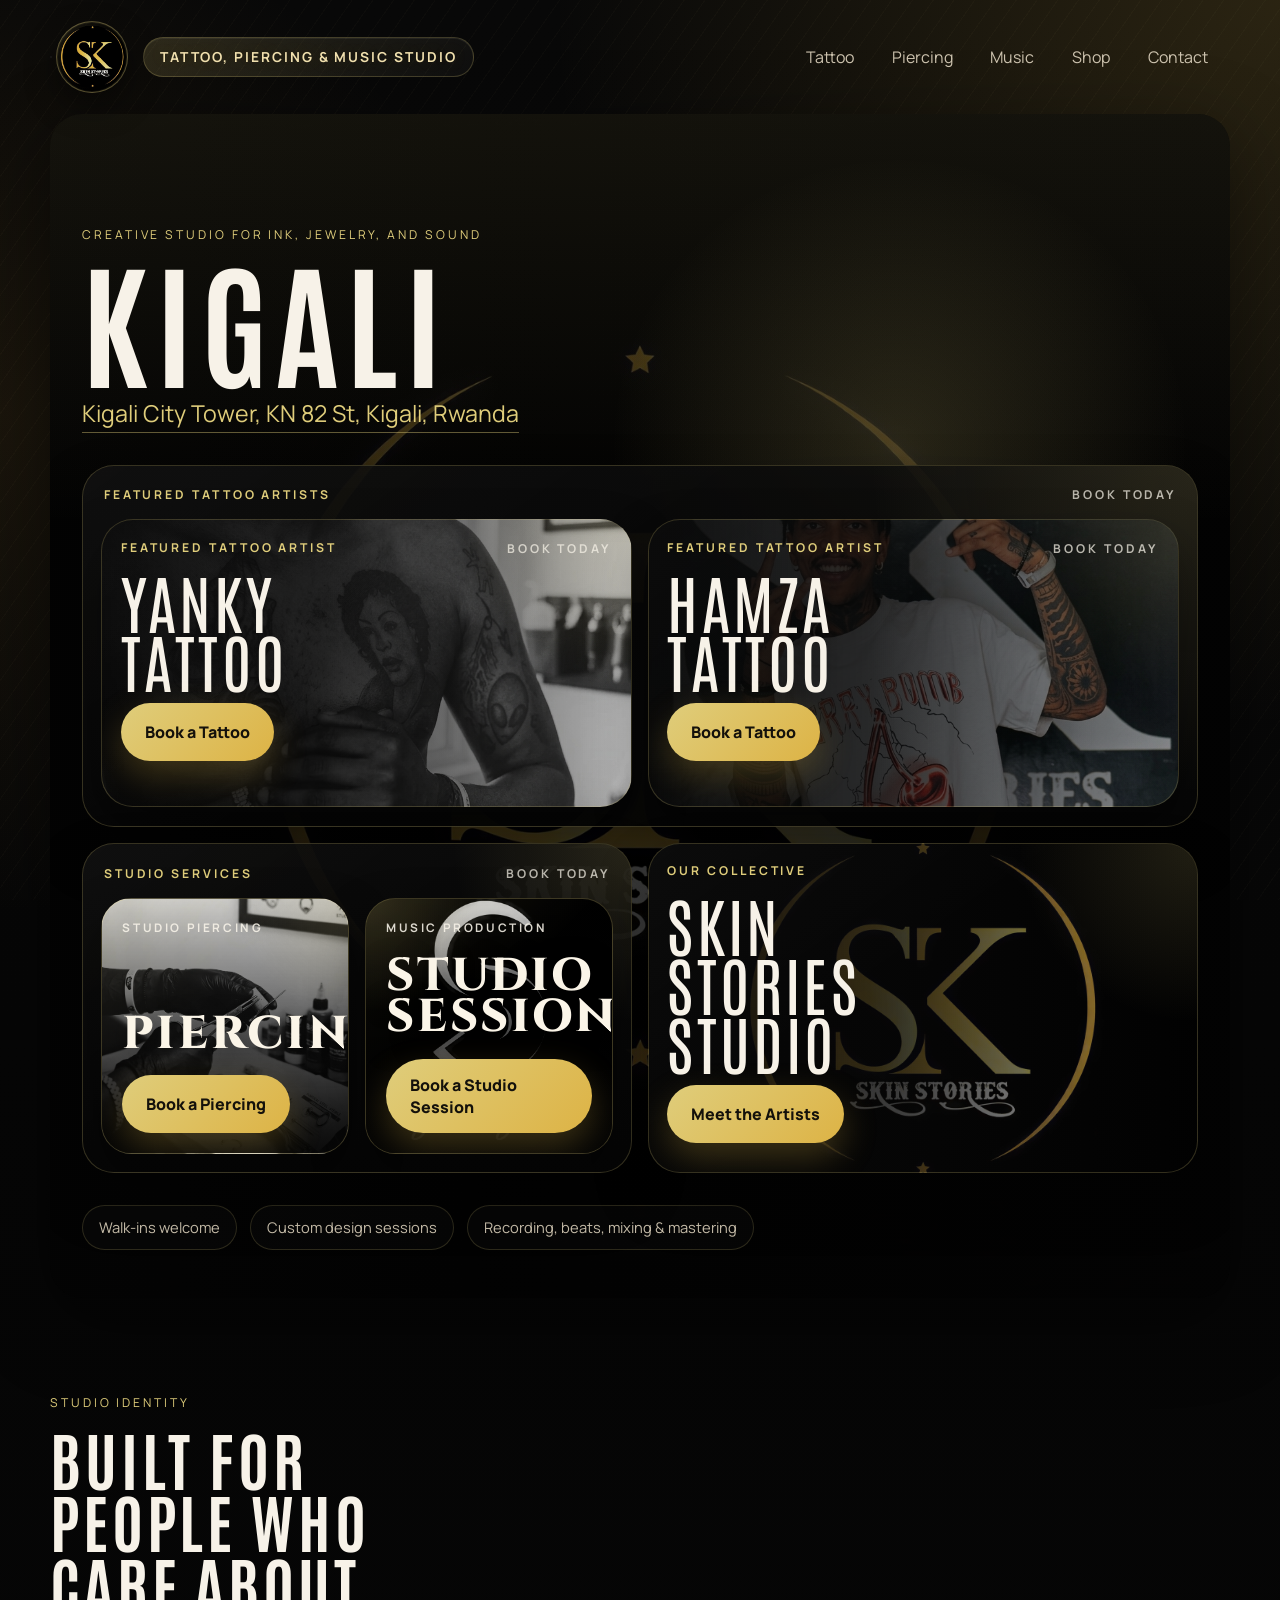
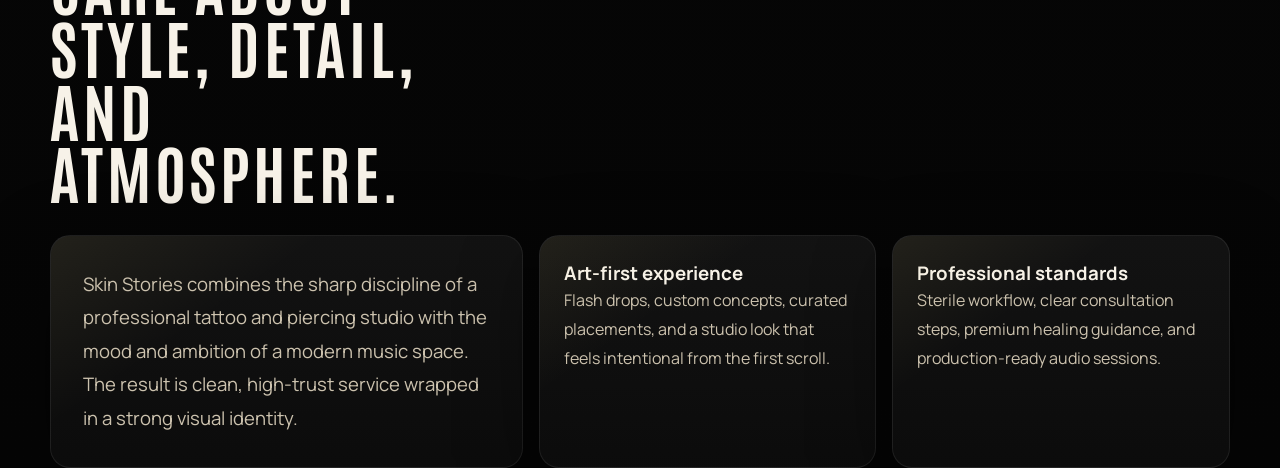
<file: index.html>
<!DOCTYPE html>
<html lang="en">
<head>
    <meta charset="UTF-8">
    <meta name="viewport" content="width=device-width, initial-scale=1.0">
    <title>Skin Stories | Tattoo, Piercing & Music Studio</title>
    <meta
        name="description"
        content="Skin Stories is a tattoo, piercing, and music studio blending custom body art, curated piercing, and polished audio production in one creative space."
    >
    <link rel="preconnect" href="https://fonts.googleapis.com">
    <link rel="preconnect" href="https://fonts.gstatic.com" crossorigin>
    <link href="https://fonts.googleapis.com/css2?family=Antonio:wght@400;500;700&family=Cinzel:wght@600;700;800&family=Manrope:wght@400;500;600;700;800&display=swap" rel="stylesheet">
    <link rel="stylesheet" href="styles.css">
    <link rel="icon" type="image/jpeg" href="Images/skin stories 2.jpg">
    <link rel="apple-touch-icon" href="Images/skin stories 2.jpg">
</head>
<body>
    <div class="page-shell">
        <header class="site-header">
            <div class="brand-block">
                <a class="brand" href="index.html" aria-label="Skin Stories home">
                    <img class="brand-logo" src="Images/skin stories 2.jpg" alt="Skin Stories logo">
                    <span class="brand-copy">
                        <span class="brand-studio-line">Tattoo, Piercing & Music Studio</span>
                    </span>
                </a>
            </div>
            <nav class="site-nav" aria-label="Primary navigation">
                <a href="tattoo.html">Tattoo</a>
                <a href="piercing.html">Piercing</a>
                <a href="music.html">Music</a>
                <a href="shop.html">Shop</a>
                <a href="contact.html">Contact</a>
            </nav>
        </header>

        <main id="top">
            <section class="hero">
                <div class="hero-overlay"></div>
                <div class="hero-content">
                    <p class="hero-kicker">Creative studio for ink, jewelry, and sound</p>
                    <h1>KIGALI</h1>
                    <p class="hero-subtitle">
                        <a href="https://www.google.com/maps/search/?api=1&query=Kigali+City+Tower,+KN+82+St,+Kigali,+Rwanda" target="_blank" rel="noreferrer noopener">
                            Kigali City Tower, KN 82 St, Kigali, Rwanda
                        </a>
                    </p>
                    <div class="cta-group">
                        <section class="hero-artists-panel" aria-label="Featured tattoo artists">
                            <div class="hero-panel-heading">
                                <p class="hero-panel-kicker">Featured tattoo artists</p>
                                <span class="hero-panel-link">Book today</span>
                            </div>
                            <div class="hero-artists-grid">
                                <article class="hero-artist-card hero-artist-card-yanky" aria-label="Yanky Tattoo featured artist card">
                                    <span class="hero-card-kicker">Featured tattoo artist</span>
                                    <span class="hero-card-mini-link">Book today</span>
                                    <span class="hero-artist-card-title">Yanky Tattoo</span>
                                    <span class="hero-artist-actions">
                                        <a class="cta-feature-action" href="tattoo.html?booking=1&amp;artist=Yanky%20Tattoo" aria-label="Book a tattoo with Yanky Tattoo">Book a Tattoo</a>
                                    </span>
                                </article>
                                <article class="hero-artist-card hero-artist-card-hamza" aria-label="Hamza Tattoo featured artist card">
                                    <span class="hero-card-kicker">Featured tattoo artist</span>
                                    <span class="hero-card-mini-link">Book today</span>
                                    <span class="hero-artist-card-title">Hamza Tattoo</span>
                                    <span class="hero-artist-actions">
                                        <a class="cta-feature-action" href="tattoo.html?booking=1&amp;artist=Hamza%20Tattoo" aria-label="Book a tattoo with Hamza Tattoo">Book a Tattoo</a>
                                    </span>
                                </article>
                            </div>
                        </section>
                        <section class="hero-service-panel" aria-label="Studio services">
                            <div class="hero-panel-heading">
                                <p class="hero-panel-kicker">Studio services</p>
                                <span class="hero-panel-link">Book today</span>
                            </div>
                            <div class="hero-service-grid">
                                <a class="cta-feature cta-feature-piercing" href="piercing.html" aria-label="View piercing services">
                                    <span class="cta-feature-copy">
                                        <span class="cta-feature-kicker">Studio piercing</span>
                                        <span class="cta-feature-title">Piercing</span>
                                        <span class="cta-feature-action">Book a Piercing</span>
                                    </span>
                                </a>
                                <a class="cta-feature cta-feature-music" href="music.html" aria-label="Book a studio session">
                                    <span class="cta-feature-copy">
                                        <span class="cta-feature-kicker">Music production</span>
                                        <span class="cta-feature-title">Studio Session</span>
                                        <span class="cta-feature-action">Book a Studio Session</span>
                                    </span>
                                </a>
                            </div>
                        </section>
                        <a class="hero-collective-card" href="contact.html" aria-label="Meet the Skin Stories artists and studio team">
                            <span class="hero-card-kicker">Our collective</span>
                            <span class="hero-collective-title">Skin Stories Studio</span>
                            <span class="cta-feature-action">Meet the Artists</span>
                        </a>
                    </div>
                    <div class="hero-notes" aria-label="Studio highlights">
                        <span>Walk-ins welcome</span>
                        <span>Custom design sessions</span>
                        <span>Recording, beats, mixing & mastering</span>
                    </div>
                </div>
            </section>

            <section class="section intro-section">
                <div class="section-heading">
                    <p class="section-tag">Studio identity</p>
                    <h2>Built for people who care about style, detail, and atmosphere.</h2>
                </div>
                <div class="intro-grid">
                    <article class="feature-panel feature-panel-large">
                        <p>
                            Skin Stories combines the sharp discipline of a professional tattoo and piercing studio with the mood and ambition of a modern music space. The result is clean, high-trust service wrapped in a strong visual identity.
                        </p>
                    </article>
                    <article class="feature-panel">
                        <h3>Art-first experience</h3>
                        <p>Flash drops, custom concepts, curated placements, and a studio look that feels intentional from the first scroll.</p>
                    </article>
                    <article class="feature-panel">
                        <h3>Professional standards</h3>
                        <p>Sterile workflow, clear consultation steps, premium healing guidance, and production-ready audio sessions.</p>
                    </article>
                </div>
            </section>
        </main>
    </div>
</body>
</html>
</file>
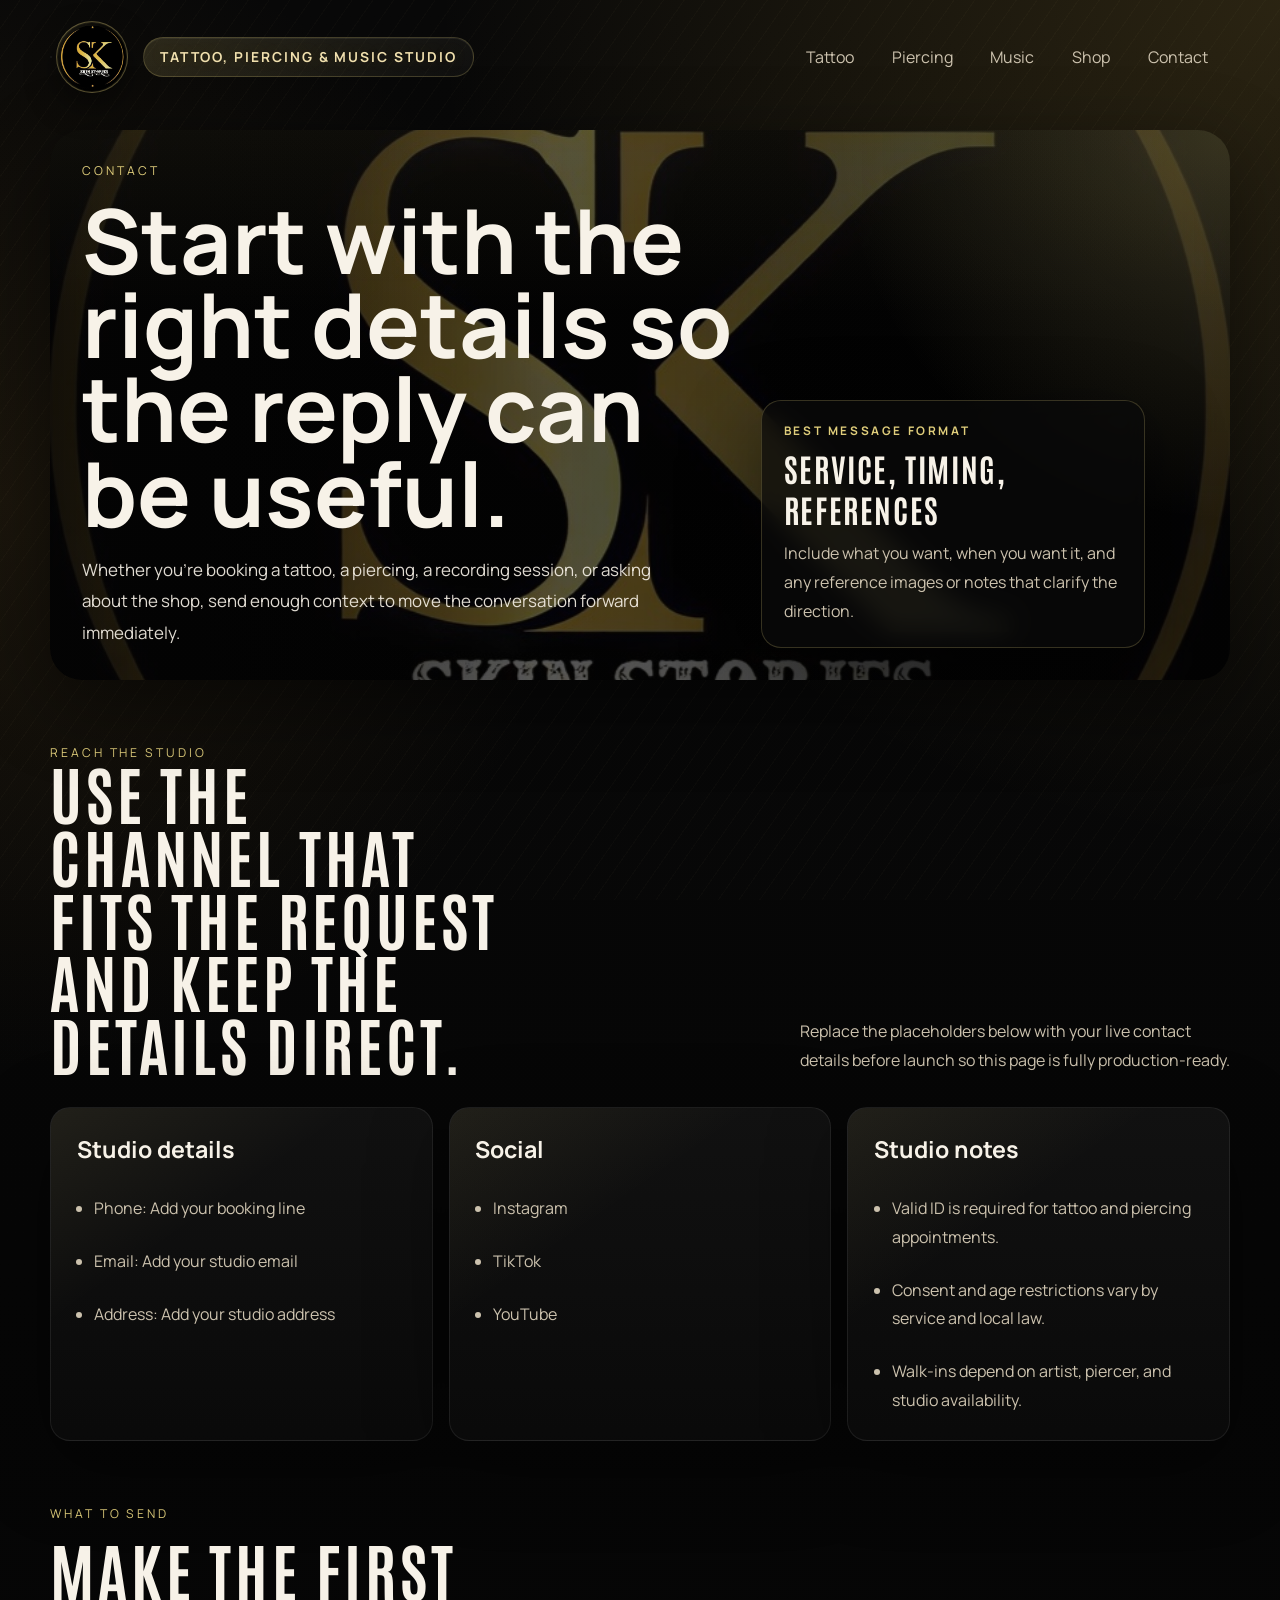
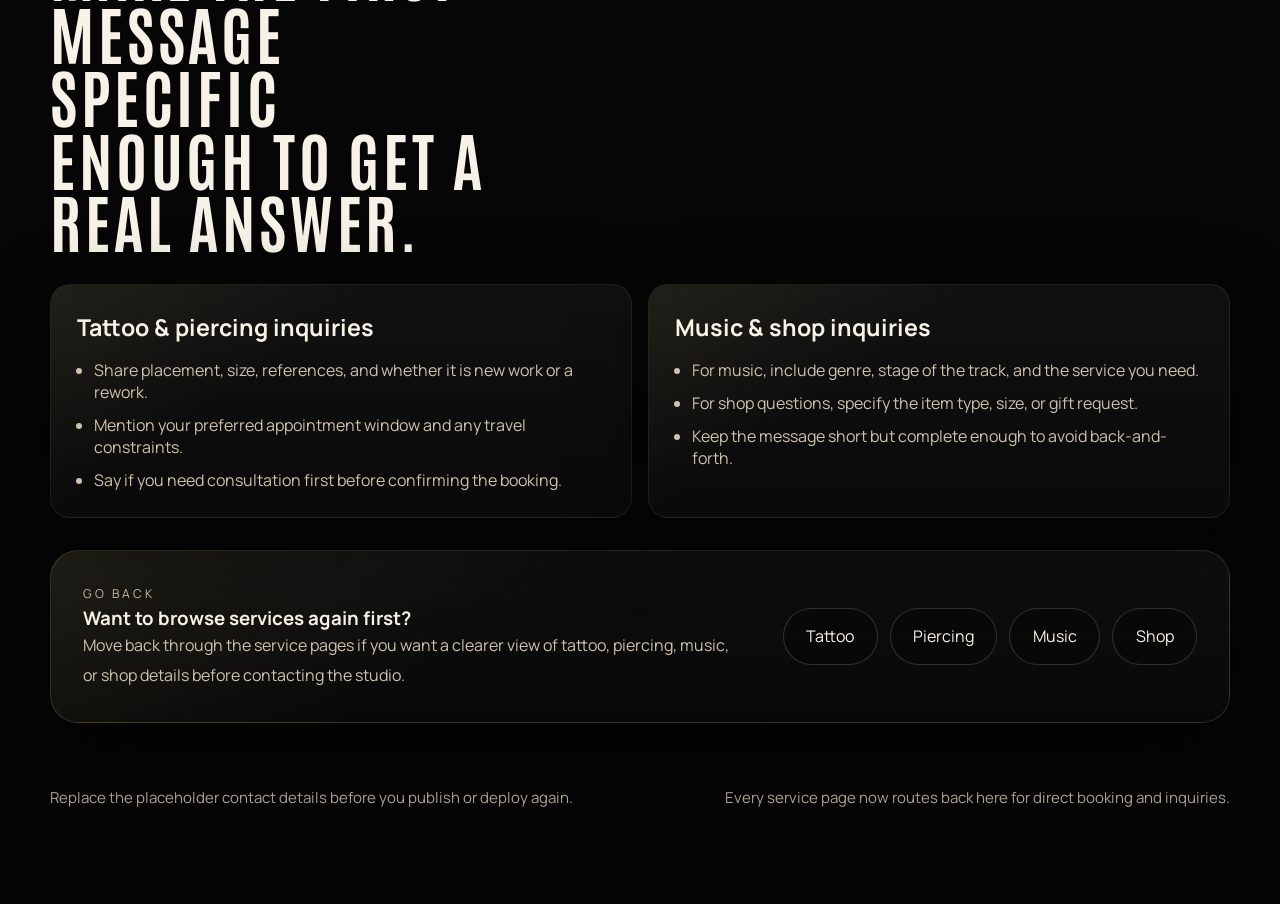
<file: contact.html>
<!DOCTYPE html>
<html lang="en">
<head>
    <meta charset="UTF-8">
    <meta name="viewport" content="width=device-width, initial-scale=1.0">
    <title>Skin Stories | Contact</title>
    <meta
        name="description"
        content="Contact Skin Stories for tattoo, piercing, music, and shop inquiries."
    >
    <link rel="preconnect" href="https://fonts.googleapis.com">
    <link rel="preconnect" href="https://fonts.gstatic.com" crossorigin>
    <link href="https://fonts.googleapis.com/css2?family=Antonio:wght@400;500;700&family=Cinzel:wght@600;700;800&family=Manrope:wght@400;500;600;700;800&display=swap" rel="stylesheet">
    <link rel="stylesheet" href="styles.css">
    <link rel="icon" type="image/jpeg" href="Images/skin stories 2.jpg">
    <link rel="apple-touch-icon" href="Images/skin stories 2.jpg">
</head>
<body class="inner-page contact-page">
    <div class="page-shell">
        <header class="site-header">
            <div class="brand-block">
                <a class="brand" href="index.html" aria-label="Skin Stories home">
                    <img class="brand-logo" src="Images/skin stories 2.jpg" alt="Skin Stories logo">
                    <span class="brand-copy">
                        <span class="brand-studio-line">Tattoo, Piercing & Music Studio</span>
                    </span>
                </a>
            </div>
            <nav class="site-nav" aria-label="Primary navigation">
                <a href="tattoo.html">Tattoo</a>
                <a href="piercing.html">Piercing</a>
                <a href="music.html">Music</a>
                <a href="shop.html">Shop</a>
                <a href="contact.html" aria-current="page">Contact</a>
            </nav>
        </header>

        <main class="subpage-main">
            <section class="subpage-hero">
                <div class="subpage-hero-copy">
                    <p class="section-tag">Contact</p>
                    <h1>Start with the right details so the reply can be useful.</h1>
                    <p class="subpage-lead">
                        Whether you're booking a tattoo, a piercing, a recording session, or asking about the shop, send enough context to move the conversation forward immediately.
                    </p>
                </div>
                <div class="subpage-hero-side">
                    <div class="subpage-stat">
                        <span class="subpage-stat-label">Best message format</span>
                        <strong>Service, timing, references</strong>
                        <p>Include what you want, when you want it, and any reference images or notes that clarify the direction.</p>
                    </div>
                </div>
            </section>

            <section class="subpage-section">
                <div class="section-heading split-heading">
                    <div>
                        <p class="section-tag">Reach the studio</p>
                        <h2>Use the channel that fits the request and keep the details direct.</h2>
                    </div>
                    <p class="section-side-copy">
                        Replace the placeholders below with your live contact details before launch so this page is fully production-ready.
                    </p>
                </div>
                <div class="contact-detail-grid">
                    <article class="contact-detail-card">
                        <h3>Studio details</h3>
                        <ul>
                            <li>Phone: Add your booking line</li>
                            <li>Email: Add your studio email</li>
                            <li>Address: Add your studio address</li>
                        </ul>
                    </article>
                    <article class="contact-detail-card">
                        <h3>Social</h3>
                        <ul>
                            <li><a href="index.html">Instagram</a></li>
                            <li><a href="index.html">TikTok</a></li>
                            <li><a href="index.html">YouTube</a></li>
                        </ul>
                    </article>
                    <article class="contact-detail-card">
                        <h3>Studio notes</h3>
                        <ul>
                            <li>Valid ID is required for tattoo and piercing appointments.</li>
                            <li>Consent and age restrictions vary by service and local law.</li>
                            <li>Walk-ins depend on artist, piercer, and studio availability.</li>
                        </ul>
                    </article>
                </div>
            </section>

            <section class="subpage-section">
                <div class="section-heading">
                    <p class="section-tag">What to send</p>
                    <h2>Make the first message specific enough to get a real answer.</h2>
                </div>
                <div class="detail-grid detail-grid-two">
                    <article class="detail-card">
                        <h3>Tattoo & piercing inquiries</h3>
                        <ul class="detail-list">
                            <li>Share placement, size, references, and whether it is new work or a rework.</li>
                            <li>Mention your preferred appointment window and any travel constraints.</li>
                            <li>Say if you need consultation first before confirming the booking.</li>
                        </ul>
                    </article>
                    <article class="detail-card">
                        <h3>Music & shop inquiries</h3>
                        <ul class="detail-list">
                            <li>For music, include genre, stage of the track, and the service you need.</li>
                            <li>For shop questions, specify the item type, size, or gift request.</li>
                            <li>Keep the message short but complete enough to avoid back-and-forth.</li>
                        </ul>
                    </article>
                </div>
                <div class="subpage-callout">
                    <div>
                        <p class="section-tag">Go back</p>
                        <h3>Want to browse services again first?</h3>
                        <p>Move back through the service pages if you want a clearer view of tattoo, piercing, music, or shop details before contacting the studio.</p>
                    </div>
                    <div class="subpage-actions">
                        <a class="button button-secondary" href="tattoo.html">Tattoo</a>
                        <a class="button button-secondary" href="piercing.html">Piercing</a>
                        <a class="button button-secondary" href="music.html">Music</a>
                        <a class="button button-secondary" href="shop.html">Shop</a>
                    </div>
                </div>
            </section>
        </main>

        <footer class="subpage-footer">
            <p>Replace the placeholder contact details before you publish or deploy again.</p>
            <p>Every service page now routes back here for direct booking and inquiries.</p>
        </footer>
    </div>
</body>
</html>
</file>
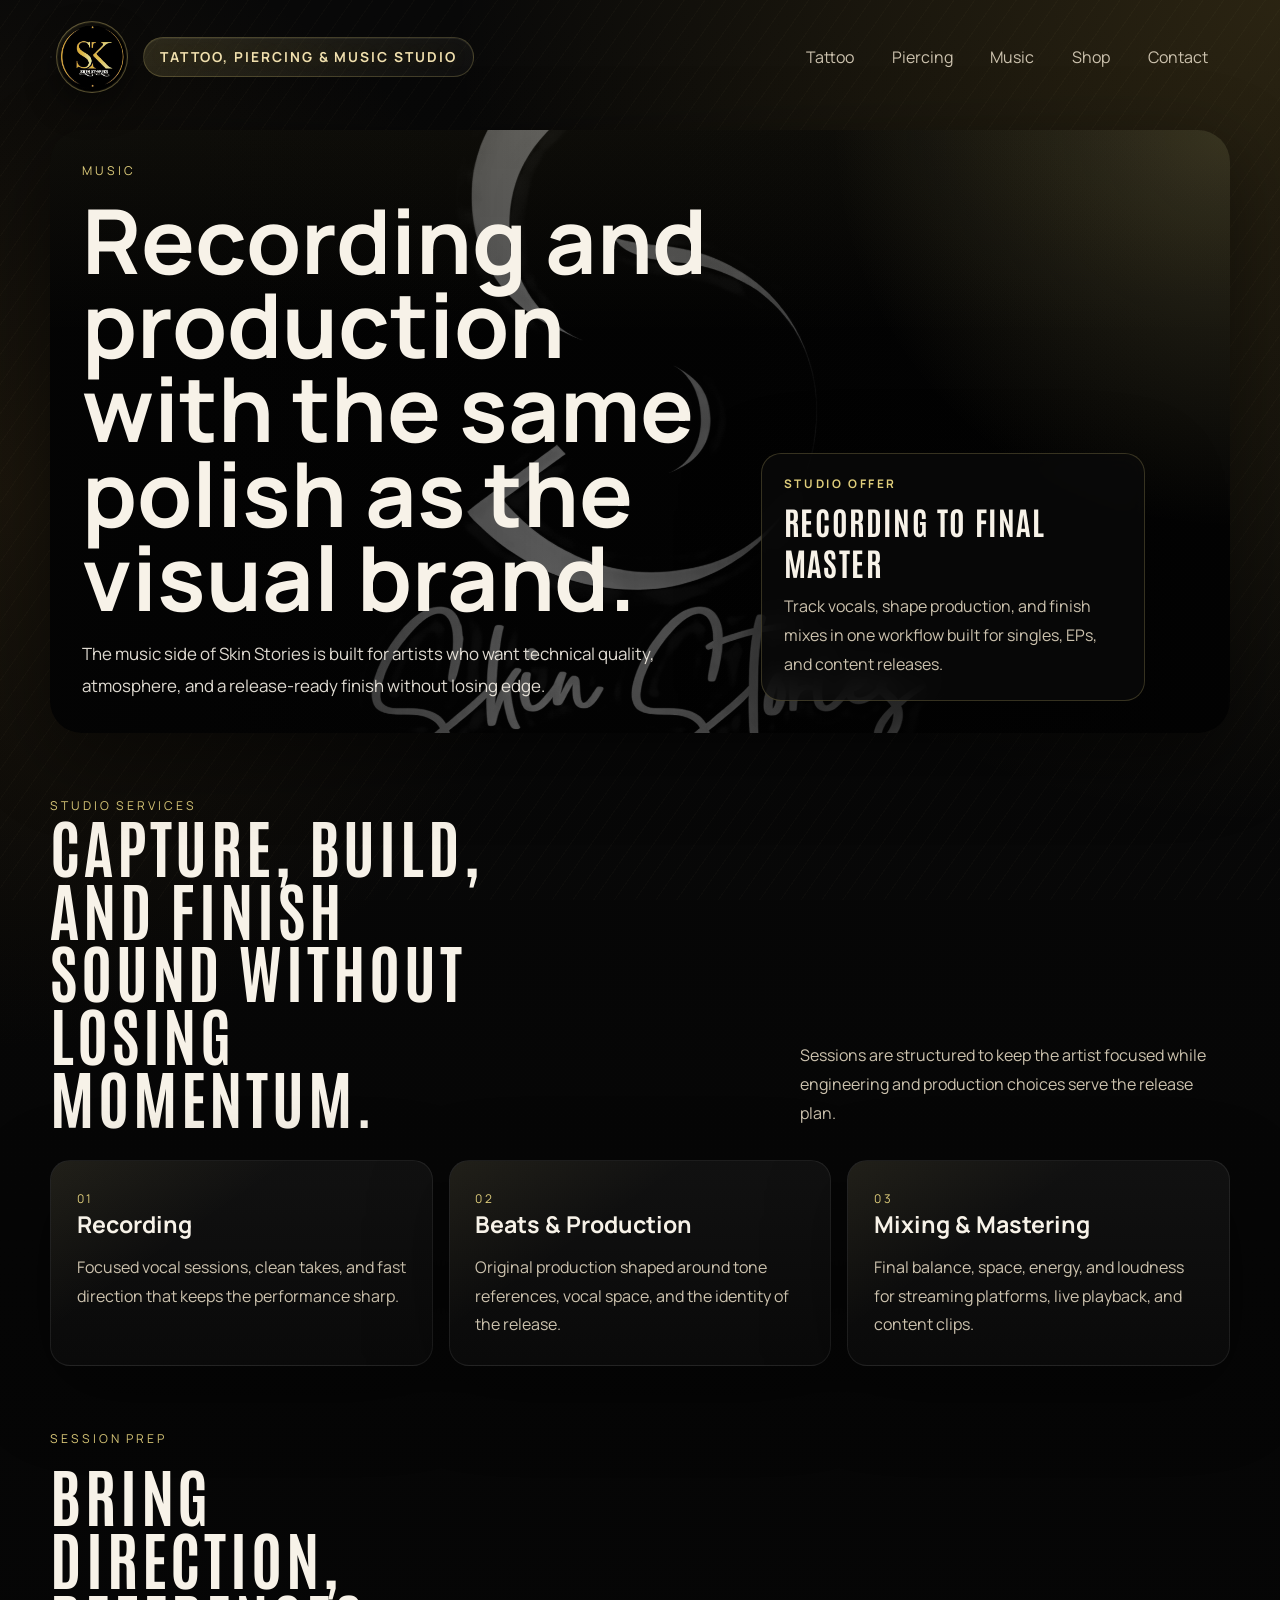
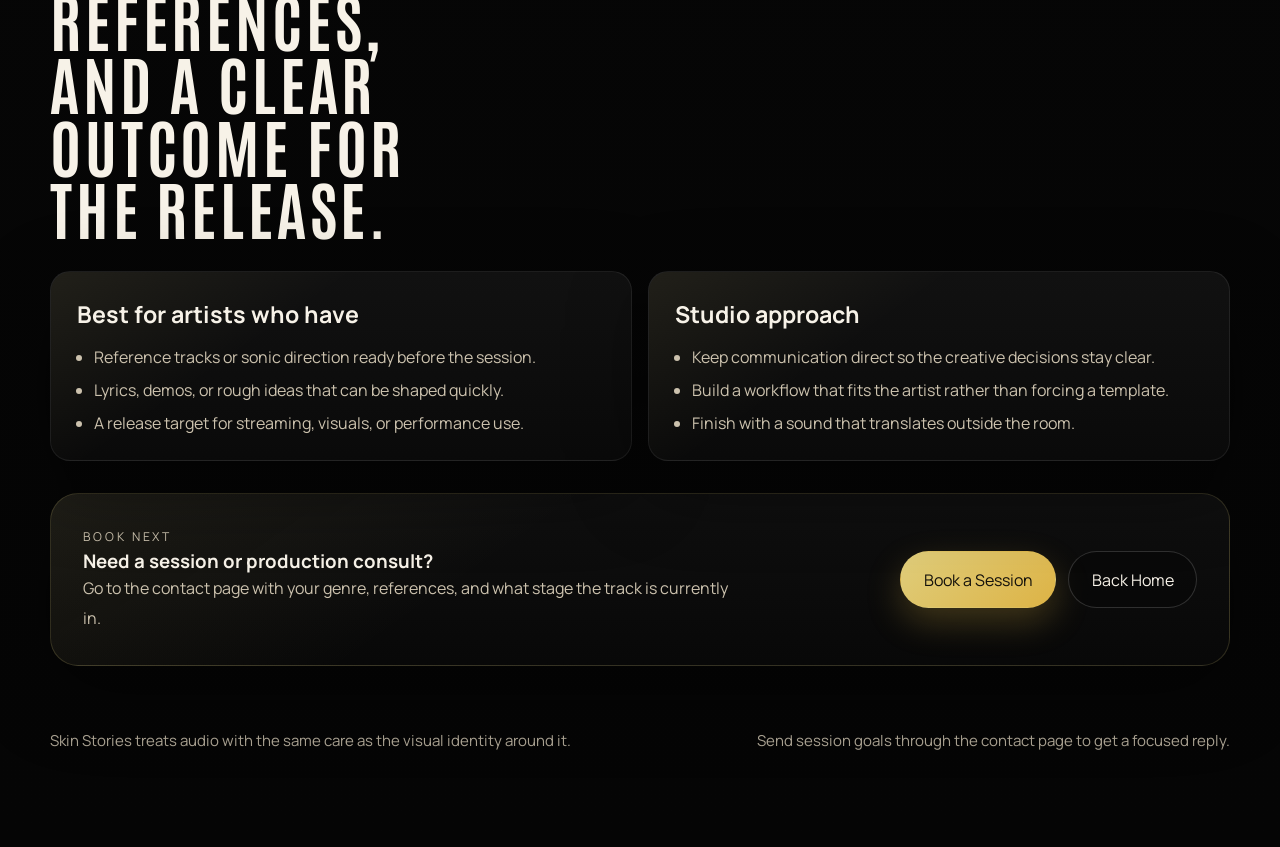
<file: music.html>
<!DOCTYPE html>
<html lang="en">
<head>
    <meta charset="UTF-8">
    <meta name="viewport" content="width=device-width, initial-scale=1.0">
    <title>Skin Stories | Music</title>
    <meta
        name="description"
        content="Explore Skin Stories music studio services including recording, production, mixing, and mastering."
    >
    <link rel="preconnect" href="https://fonts.googleapis.com">
    <link rel="preconnect" href="https://fonts.gstatic.com" crossorigin>
    <link href="https://fonts.googleapis.com/css2?family=Antonio:wght@400;500;700&family=Cinzel:wght@600;700;800&family=Manrope:wght@400;500;600;700;800&display=swap" rel="stylesheet">
    <link rel="stylesheet" href="styles.css">
    <link rel="icon" type="image/jpeg" href="Images/skin stories 2.jpg">
    <link rel="apple-touch-icon" href="Images/skin stories 2.jpg">
</head>
<body class="inner-page music-page">
    <div class="page-shell">
        <header class="site-header">
            <div class="brand-block">
                <a class="brand" href="index.html" aria-label="Skin Stories home">
                    <img class="brand-logo" src="Images/skin stories 2.jpg" alt="Skin Stories logo">
                    <span class="brand-copy">
                        <span class="brand-studio-line">Tattoo, Piercing & Music Studio</span>
                    </span>
                </a>
            </div>
            <nav class="site-nav" aria-label="Primary navigation">
                <a href="tattoo.html">Tattoo</a>
                <a href="piercing.html">Piercing</a>
                <a href="music.html" aria-current="page">Music</a>
                <a href="shop.html">Shop</a>
                <a href="contact.html">Contact</a>
            </nav>
        </header>

        <main class="subpage-main">
            <section class="subpage-hero">
                <div class="subpage-hero-copy">
                    <p class="section-tag">Music</p>
                    <h1>Recording and production with the same polish as the visual brand.</h1>
                    <p class="subpage-lead">
                        The music side of Skin Stories is built for artists who want technical quality, atmosphere, and a release-ready finish without losing edge.
                    </p>
                </div>
                <div class="subpage-hero-side">
                    <div class="subpage-stat">
                        <span class="subpage-stat-label">Studio offer</span>
                        <strong>Recording to final master</strong>
                        <p>Track vocals, shape production, and finish mixes in one workflow built for singles, EPs, and content releases.</p>
                    </div>
                </div>
            </section>

            <section class="subpage-section">
                <div class="section-heading split-heading">
                    <div>
                        <p class="section-tag">Studio services</p>
                        <h2>Capture, build, and finish sound without losing momentum.</h2>
                    </div>
                    <p class="section-side-copy">
                        Sessions are structured to keep the artist focused while engineering and production choices serve the release plan.
                    </p>
                </div>
                <div class="detail-grid">
                    <article class="detail-card">
                        <span class="service-index">01</span>
                        <h3>Recording</h3>
                        <p>Focused vocal sessions, clean takes, and fast direction that keeps the performance sharp.</p>
                    </article>
                    <article class="detail-card">
                        <span class="service-index">02</span>
                        <h3>Beats & Production</h3>
                        <p>Original production shaped around tone references, vocal space, and the identity of the release.</p>
                    </article>
                    <article class="detail-card">
                        <span class="service-index">03</span>
                        <h3>Mixing & Mastering</h3>
                        <p>Final balance, space, energy, and loudness for streaming platforms, live playback, and content clips.</p>
                    </article>
                </div>
            </section>

            <section class="subpage-section">
                <div class="section-heading">
                    <p class="section-tag">Session prep</p>
                    <h2>Bring direction, references, and a clear outcome for the release.</h2>
                </div>
                <div class="detail-grid detail-grid-two">
                    <article class="detail-card">
                        <h3>Best for artists who have</h3>
                        <ul class="detail-list">
                            <li>Reference tracks or sonic direction ready before the session.</li>
                            <li>Lyrics, demos, or rough ideas that can be shaped quickly.</li>
                            <li>A release target for streaming, visuals, or performance use.</li>
                        </ul>
                    </article>
                    <article class="detail-card">
                        <h3>Studio approach</h3>
                        <ul class="detail-list">
                            <li>Keep communication direct so the creative decisions stay clear.</li>
                            <li>Build a workflow that fits the artist rather than forcing a template.</li>
                            <li>Finish with a sound that translates outside the room.</li>
                        </ul>
                    </article>
                </div>
                <div class="subpage-callout">
                    <div>
                        <p class="section-tag">Book next</p>
                        <h3>Need a session or production consult?</h3>
                        <p>Go to the contact page with your genre, references, and what stage the track is currently in.</p>
                    </div>
                    <div class="subpage-actions">
                        <a class="button button-primary" href="contact.html">Book a Session</a>
                        <a class="button button-secondary" href="index.html">Back Home</a>
                    </div>
                </div>
            </section>
        </main>

        <footer class="subpage-footer">
            <p>Skin Stories treats audio with the same care as the visual identity around it.</p>
            <p>Send session goals through the contact page to get a focused reply.</p>
        </footer>
    </div>
</body>
</html>
</file>
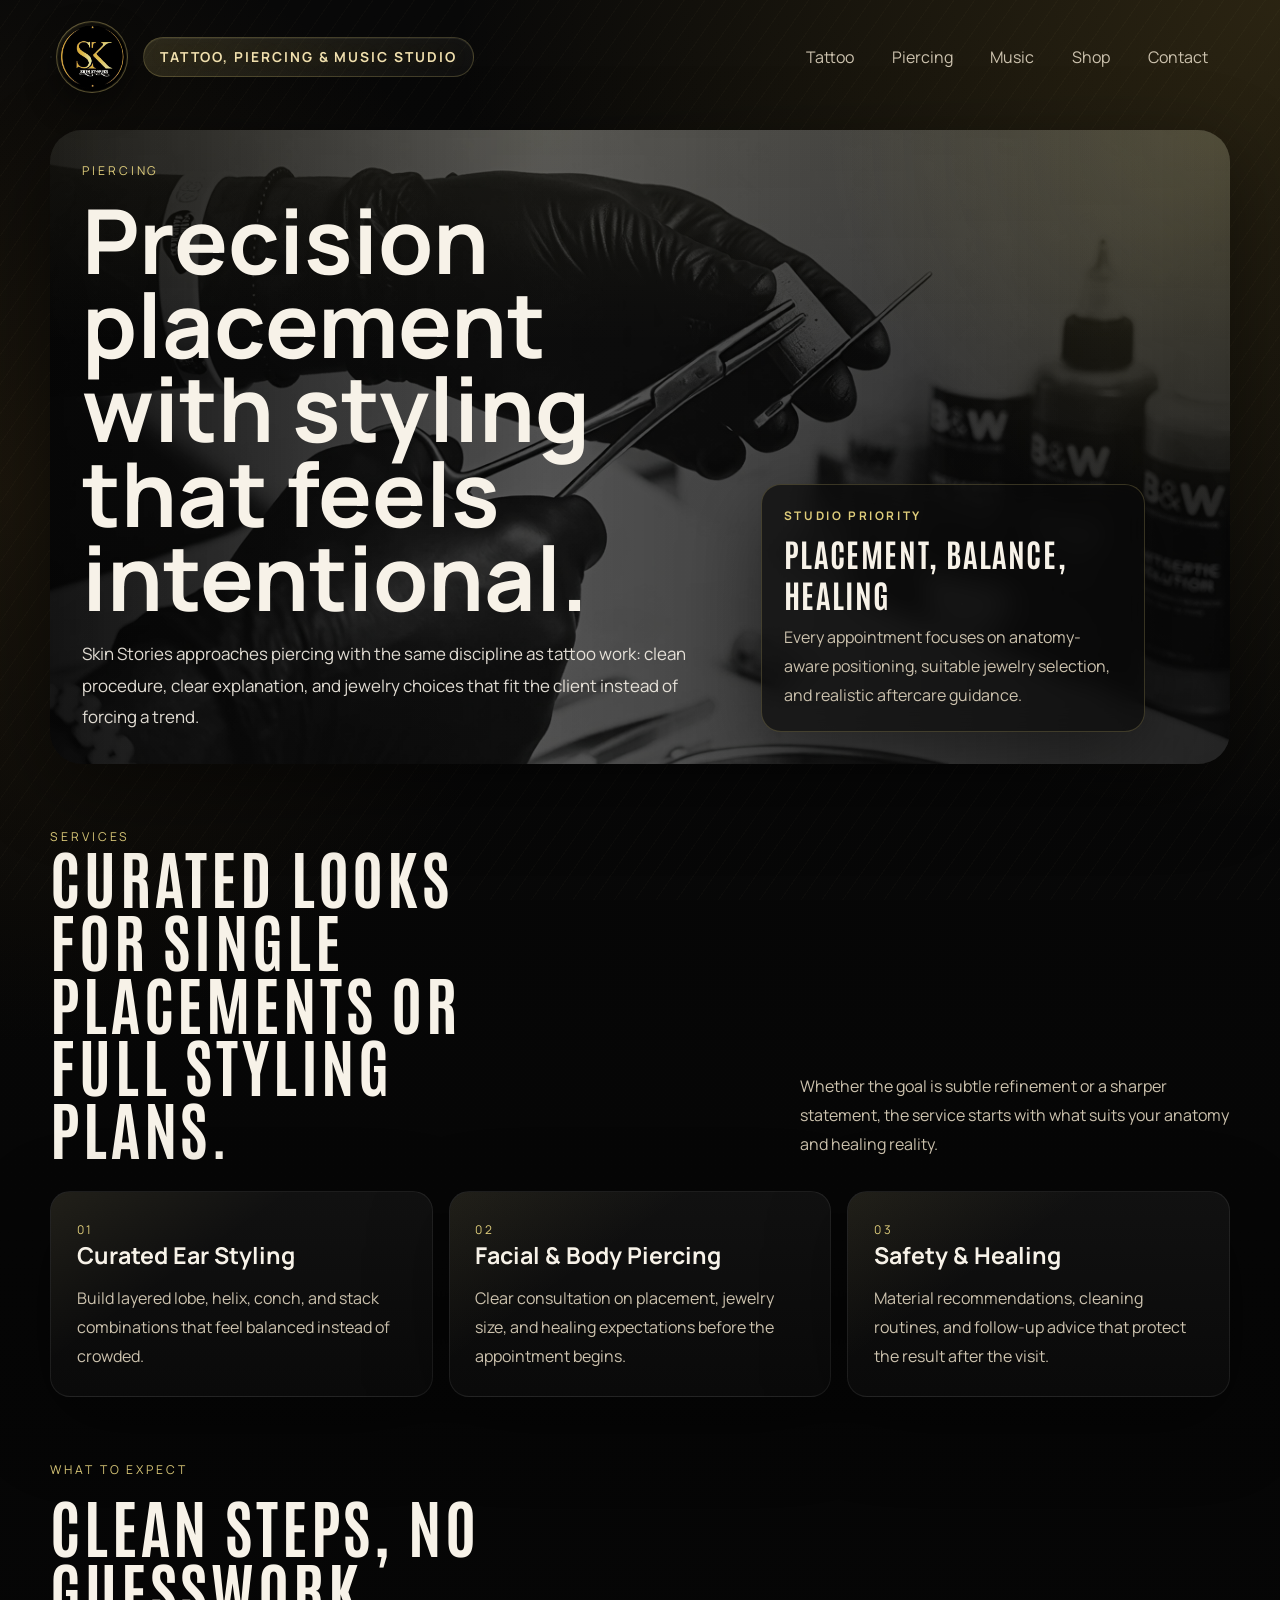
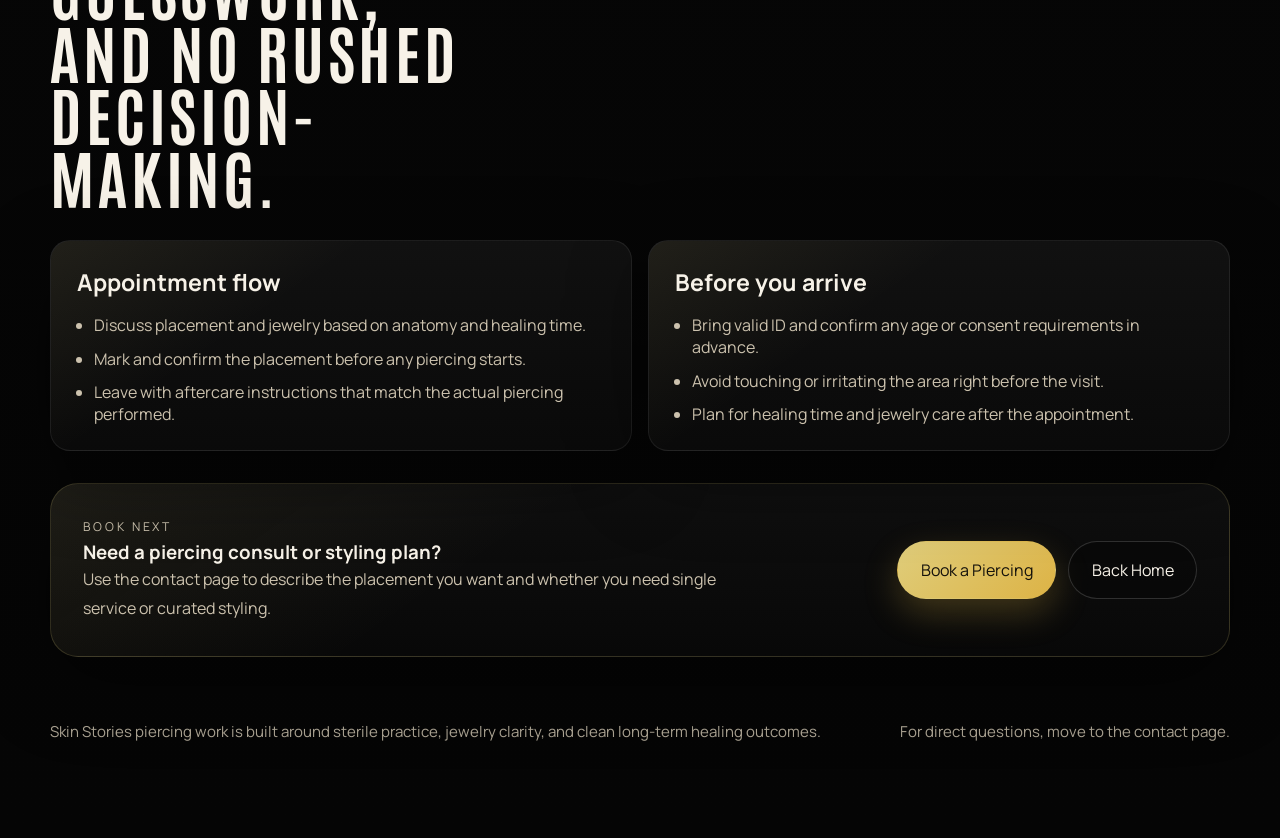
<file: piercing.html>
<!DOCTYPE html>
<html lang="en">
<head>
    <meta charset="UTF-8">
    <meta name="viewport" content="width=device-width, initial-scale=1.0">
    <title>Skin Stories | Piercing</title>
    <meta
        name="description"
        content="Browse Skin Stories piercing services, curated styling, safety guidance, and booking-ready details."
    >
    <link rel="preconnect" href="https://fonts.googleapis.com">
    <link rel="preconnect" href="https://fonts.gstatic.com" crossorigin>
    <link href="https://fonts.googleapis.com/css2?family=Antonio:wght@400;500;700&family=Cinzel:wght@600;700;800&family=Manrope:wght@400;500;600;700;800&display=swap" rel="stylesheet">
    <link rel="stylesheet" href="styles.css">
    <link rel="icon" type="image/jpeg" href="Images/skin stories 2.jpg">
    <link rel="apple-touch-icon" href="Images/skin stories 2.jpg">
</head>
<body class="inner-page piercing-page">
    <div class="page-shell">
        <header class="site-header">
            <div class="brand-block">
                <a class="brand" href="index.html" aria-label="Skin Stories home">
                    <img class="brand-logo" src="Images/skin stories 2.jpg" alt="Skin Stories logo">
                    <span class="brand-copy">
                        <span class="brand-studio-line">Tattoo, Piercing & Music Studio</span>
                    </span>
                </a>
            </div>
            <nav class="site-nav" aria-label="Primary navigation">
                <a href="tattoo.html">Tattoo</a>
                <a href="piercing.html" aria-current="page">Piercing</a>
                <a href="music.html">Music</a>
                <a href="shop.html">Shop</a>
                <a href="contact.html">Contact</a>
            </nav>
        </header>

        <main class="subpage-main">
            <section class="subpage-hero">
                <div class="subpage-hero-copy">
                    <p class="section-tag">Piercing</p>
                    <h1>Precision placement with styling that feels intentional.</h1>
                    <p class="subpage-lead">
                        Skin Stories approaches piercing with the same discipline as tattoo work: clean procedure, clear explanation, and jewelry choices that fit the client instead of forcing a trend.
                    </p>
                </div>
                <div class="subpage-hero-side">
                    <div class="subpage-stat">
                        <span class="subpage-stat-label">Studio priority</span>
                        <strong>Placement, balance, healing</strong>
                        <p>Every appointment focuses on anatomy-aware positioning, suitable jewelry selection, and realistic aftercare guidance.</p>
                    </div>
                </div>
            </section>

            <section class="subpage-section">
                <div class="section-heading split-heading">
                    <div>
                        <p class="section-tag">Services</p>
                        <h2>Curated looks for single placements or full styling plans.</h2>
                    </div>
                    <p class="section-side-copy">
                        Whether the goal is subtle refinement or a sharper statement, the service starts with what suits your anatomy and healing reality.
                    </p>
                </div>
                <div class="detail-grid">
                    <article class="detail-card">
                        <span class="service-index">01</span>
                        <h3>Curated Ear Styling</h3>
                        <p>Build layered lobe, helix, conch, and stack combinations that feel balanced instead of crowded.</p>
                    </article>
                    <article class="detail-card">
                        <span class="service-index">02</span>
                        <h3>Facial & Body Piercing</h3>
                        <p>Clear consultation on placement, jewelry size, and healing expectations before the appointment begins.</p>
                    </article>
                    <article class="detail-card">
                        <span class="service-index">03</span>
                        <h3>Safety & Healing</h3>
                        <p>Material recommendations, cleaning routines, and follow-up advice that protect the result after the visit.</p>
                    </article>
                </div>
            </section>

            <section class="subpage-section">
                <div class="section-heading">
                    <p class="section-tag">What to expect</p>
                    <h2>Clean steps, no guesswork, and no rushed decision-making.</h2>
                </div>
                <div class="detail-grid detail-grid-two">
                    <article class="detail-card">
                        <h3>Appointment flow</h3>
                        <ul class="detail-list">
                            <li>Discuss placement and jewelry based on anatomy and healing time.</li>
                            <li>Mark and confirm the placement before any piercing starts.</li>
                            <li>Leave with aftercare instructions that match the actual piercing performed.</li>
                        </ul>
                    </article>
                    <article class="detail-card">
                        <h3>Before you arrive</h3>
                        <ul class="detail-list">
                            <li>Bring valid ID and confirm any age or consent requirements in advance.</li>
                            <li>Avoid touching or irritating the area right before the visit.</li>
                            <li>Plan for healing time and jewelry care after the appointment.</li>
                        </ul>
                    </article>
                </div>
                <div class="subpage-callout">
                    <div>
                        <p class="section-tag">Book next</p>
                        <h3>Need a piercing consult or styling plan?</h3>
                        <p>Use the contact page to describe the placement you want and whether you need single service or curated styling.</p>
                    </div>
                    <div class="subpage-actions">
                        <a class="button button-primary" href="contact.html">Book a Piercing</a>
                        <a class="button button-secondary" href="index.html">Back Home</a>
                    </div>
                </div>
            </section>
        </main>

        <footer class="subpage-footer">
            <p>Skin Stories piercing work is built around sterile practice, jewelry clarity, and clean long-term healing outcomes.</p>
            <p>For direct questions, move to the contact page.</p>
        </footer>
    </div>
</body>
</html>
</file>
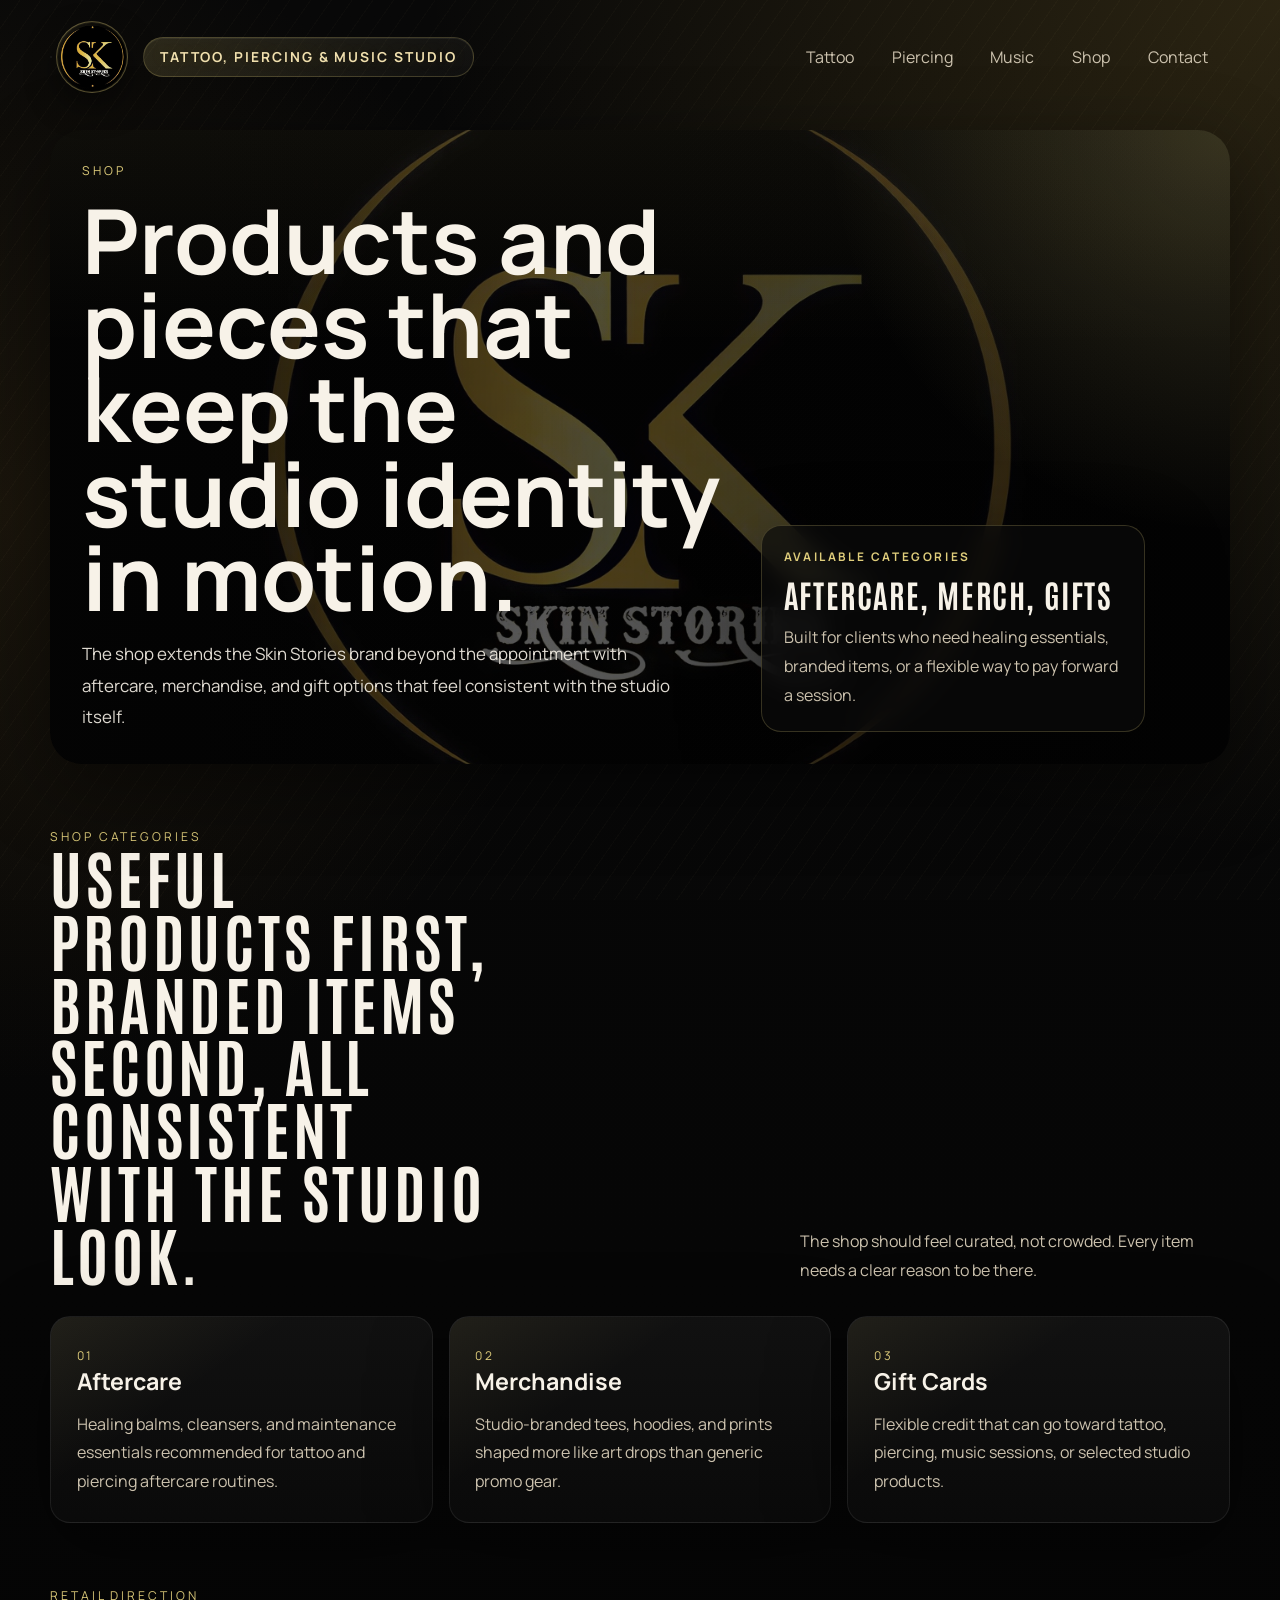
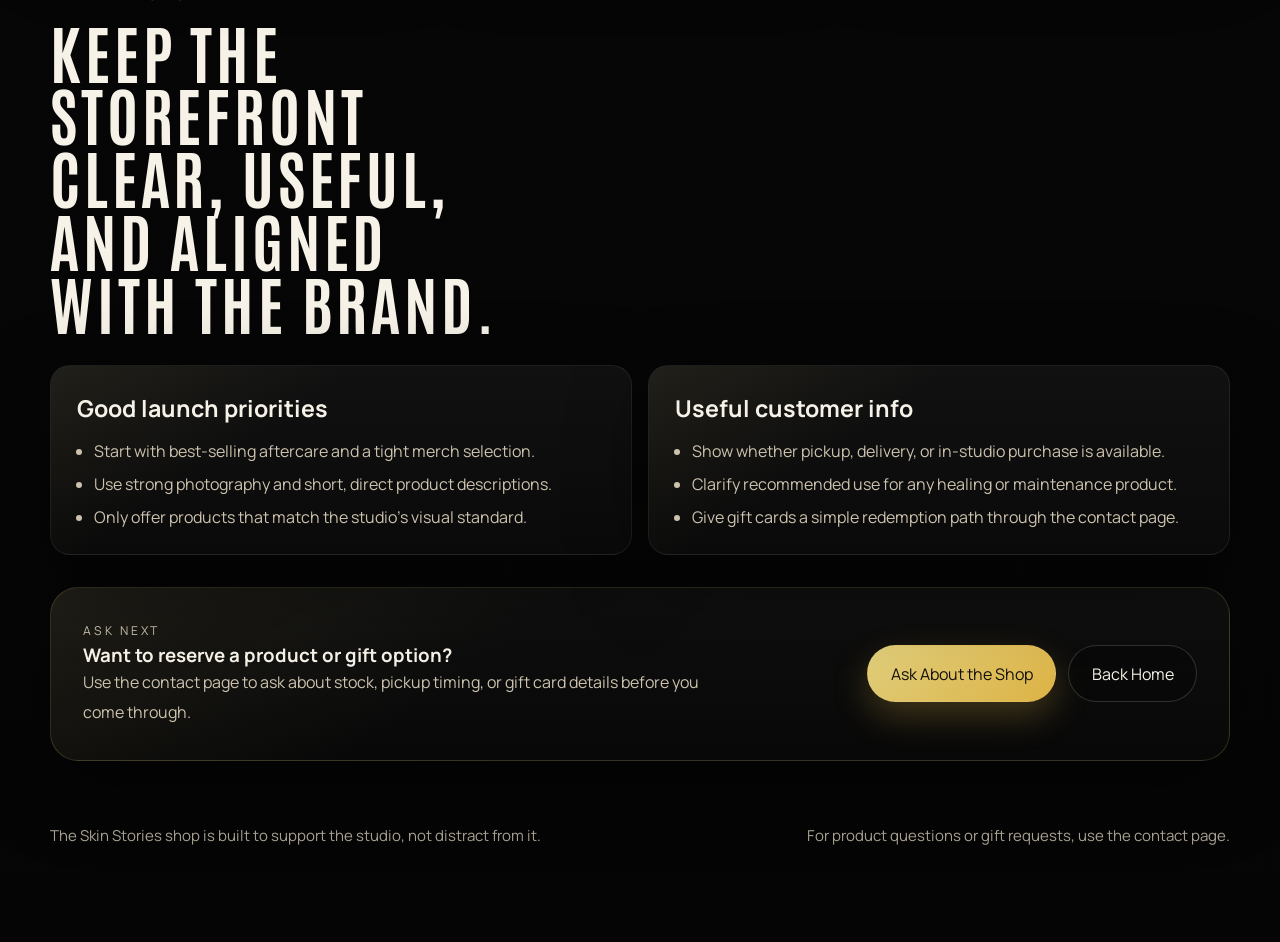
<file: shop.html>
<!DOCTYPE html>
<html lang="en">
<head>
    <meta charset="UTF-8">
    <meta name="viewport" content="width=device-width, initial-scale=1.0">
    <title>Skin Stories | Shop</title>
    <meta
        name="description"
        content="Explore the Skin Stories shop for aftercare, branded pieces, and studio gift options."
    >
    <link rel="preconnect" href="https://fonts.googleapis.com">
    <link rel="preconnect" href="https://fonts.gstatic.com" crossorigin>
    <link href="https://fonts.googleapis.com/css2?family=Antonio:wght@400;500;700&family=Cinzel:wght@600;700;800&family=Manrope:wght@400;500;600;700;800&display=swap" rel="stylesheet">
    <link rel="stylesheet" href="styles.css">
    <link rel="icon" type="image/jpeg" href="Images/skin stories 2.jpg">
    <link rel="apple-touch-icon" href="Images/skin stories 2.jpg">
</head>
<body class="inner-page shop-page">
    <div class="page-shell">
        <header class="site-header">
            <div class="brand-block">
                <a class="brand" href="index.html" aria-label="Skin Stories home">
                    <img class="brand-logo" src="Images/skin stories 2.jpg" alt="Skin Stories logo">
                    <span class="brand-copy">
                        <span class="brand-studio-line">Tattoo, Piercing & Music Studio</span>
                    </span>
                </a>
            </div>
            <nav class="site-nav" aria-label="Primary navigation">
                <a href="tattoo.html">Tattoo</a>
                <a href="piercing.html">Piercing</a>
                <a href="music.html">Music</a>
                <a href="shop.html" aria-current="page">Shop</a>
                <a href="contact.html">Contact</a>
            </nav>
        </header>

        <main class="subpage-main">
            <section class="subpage-hero">
                <div class="subpage-hero-copy">
                    <p class="section-tag">Shop</p>
                    <h1>Products and pieces that keep the studio identity in motion.</h1>
                    <p class="subpage-lead">
                        The shop extends the Skin Stories brand beyond the appointment with aftercare, merchandise, and gift options that feel consistent with the studio itself.
                    </p>
                </div>
                <div class="subpage-hero-side">
                    <div class="subpage-stat">
                        <span class="subpage-stat-label">Available categories</span>
                        <strong>Aftercare, merch, gifts</strong>
                        <p>Built for clients who need healing essentials, branded items, or a flexible way to pay forward a session.</p>
                    </div>
                </div>
            </section>

            <section class="subpage-section">
                <div class="section-heading split-heading">
                    <div>
                        <p class="section-tag">Shop categories</p>
                        <h2>Useful products first, branded items second, all consistent with the studio look.</h2>
                    </div>
                    <p class="section-side-copy">
                        The shop should feel curated, not crowded. Every item needs a clear reason to be there.
                    </p>
                </div>
                <div class="detail-grid">
                    <article class="detail-card">
                        <span class="service-index">01</span>
                        <h3>Aftercare</h3>
                        <p>Healing balms, cleansers, and maintenance essentials recommended for tattoo and piercing aftercare routines.</p>
                    </article>
                    <article class="detail-card">
                        <span class="service-index">02</span>
                        <h3>Merchandise</h3>
                        <p>Studio-branded tees, hoodies, and prints shaped more like art drops than generic promo gear.</p>
                    </article>
                    <article class="detail-card">
                        <span class="service-index">03</span>
                        <h3>Gift Cards</h3>
                        <p>Flexible credit that can go toward tattoo, piercing, music sessions, or selected studio products.</p>
                    </article>
                </div>
            </section>

            <section class="subpage-section">
                <div class="section-heading">
                    <p class="section-tag">Retail direction</p>
                    <h2>Keep the storefront clear, useful, and aligned with the brand.</h2>
                </div>
                <div class="detail-grid detail-grid-two">
                    <article class="detail-card">
                        <h3>Good launch priorities</h3>
                        <ul class="detail-list">
                            <li>Start with best-selling aftercare and a tight merch selection.</li>
                            <li>Use strong photography and short, direct product descriptions.</li>
                            <li>Only offer products that match the studio's visual standard.</li>
                        </ul>
                    </article>
                    <article class="detail-card">
                        <h3>Useful customer info</h3>
                        <ul class="detail-list">
                            <li>Show whether pickup, delivery, or in-studio purchase is available.</li>
                            <li>Clarify recommended use for any healing or maintenance product.</li>
                            <li>Give gift cards a simple redemption path through the contact page.</li>
                        </ul>
                    </article>
                </div>
                <div class="subpage-callout">
                    <div>
                        <p class="section-tag">Ask next</p>
                        <h3>Want to reserve a product or gift option?</h3>
                        <p>Use the contact page to ask about stock, pickup timing, or gift card details before you come through.</p>
                    </div>
                    <div class="subpage-actions">
                        <a class="button button-primary" href="contact.html">Ask About the Shop</a>
                        <a class="button button-secondary" href="index.html">Back Home</a>
                    </div>
                </div>
            </section>
        </main>

        <footer class="subpage-footer">
            <p>The Skin Stories shop is built to support the studio, not distract from it.</p>
            <p>For product questions or gift requests, use the contact page.</p>
        </footer>
    </div>
</body>
</html>
</file>
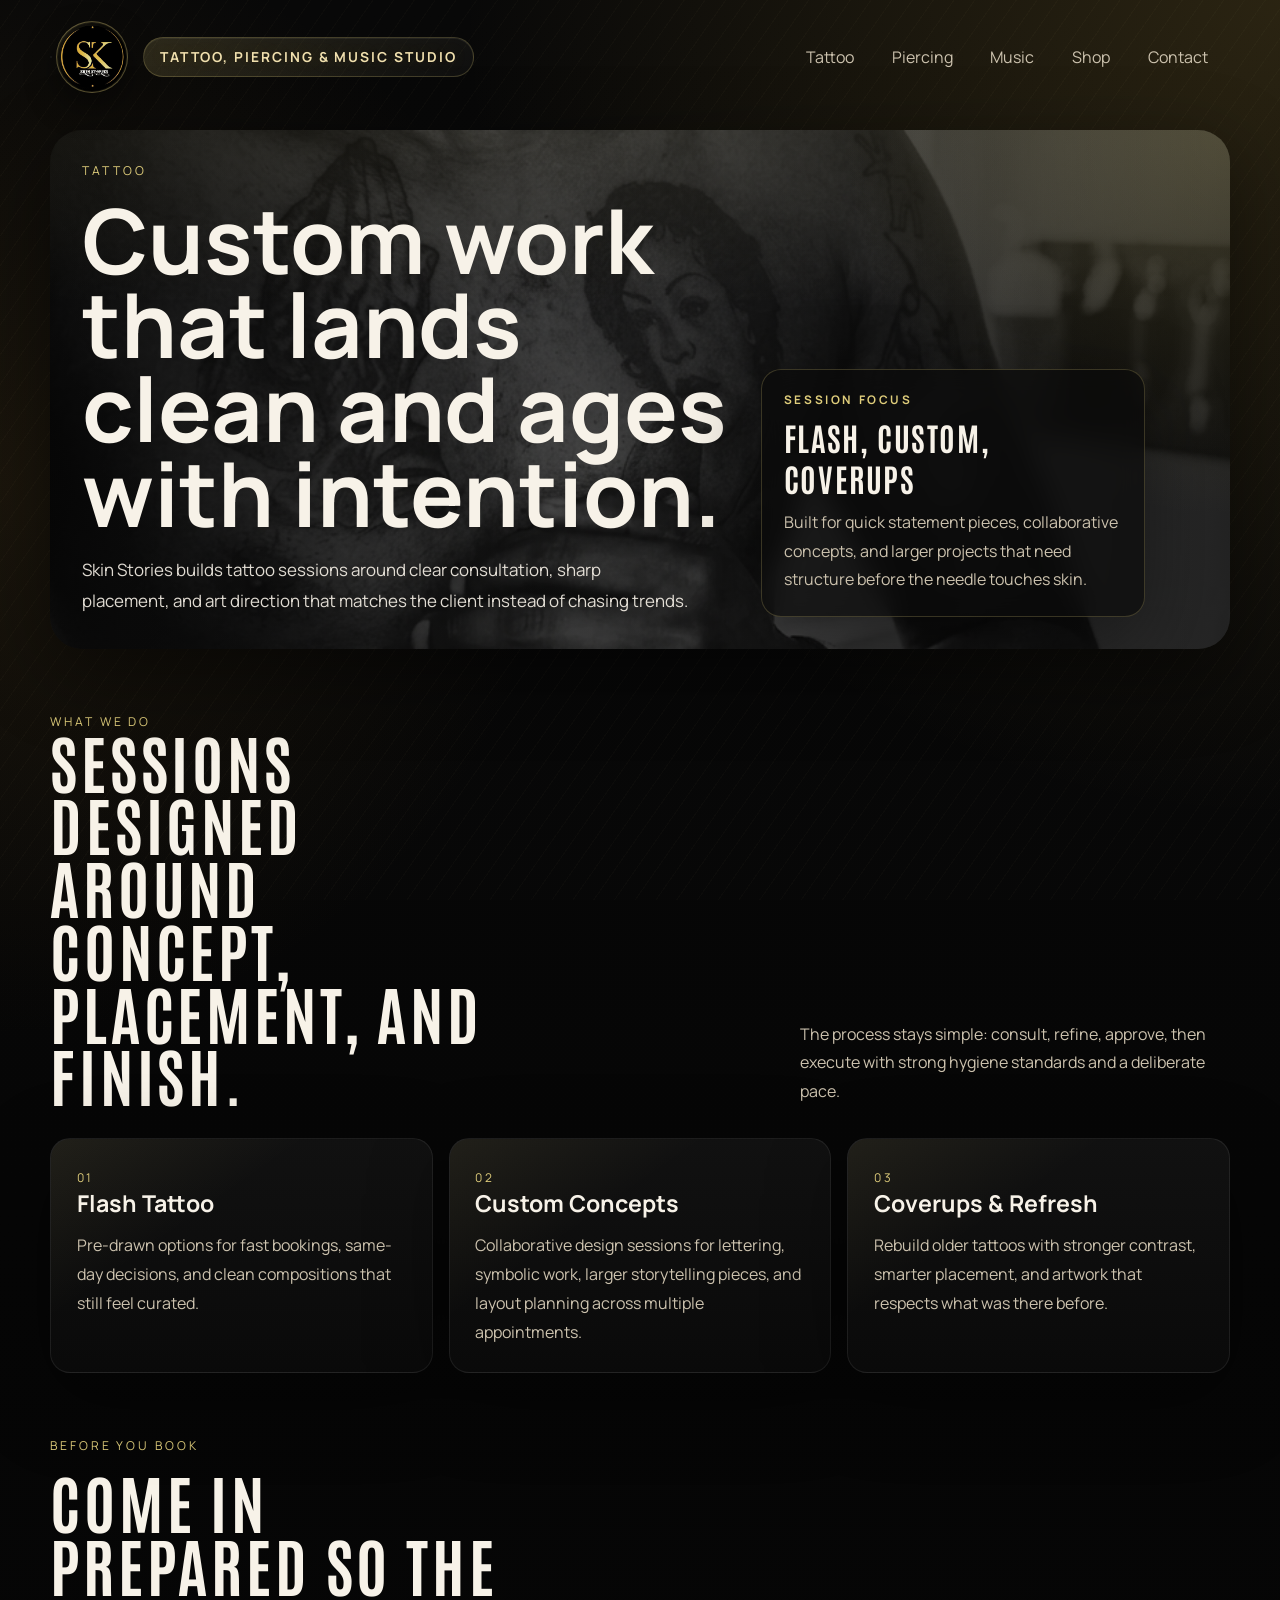
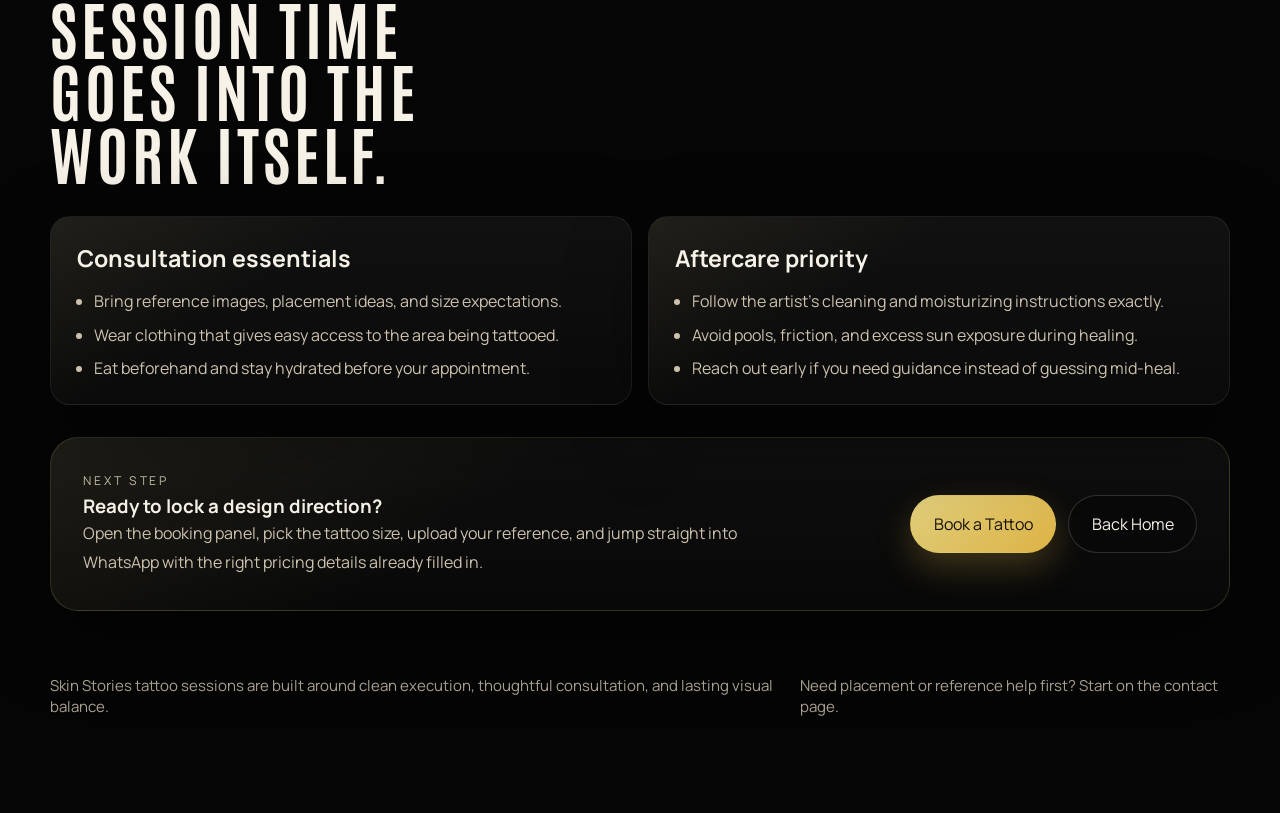
<file: tattoo.html>
<!DOCTYPE html>
<html lang="en">
<head>
    <meta charset="UTF-8">
    <meta name="viewport" content="width=device-width, initial-scale=1.0">
    <title>Skin Stories | Tattoo</title>
    <meta
        name="description"
        content="Explore Skin Stories tattoo services, from flash work and custom concepts to coverups and full-session planning."
    >
    <link rel="preconnect" href="https://fonts.googleapis.com">
    <link rel="preconnect" href="https://fonts.gstatic.com" crossorigin>
    <link href="https://fonts.googleapis.com/css2?family=Antonio:wght@400;500;700&family=Cinzel:wght@600;700;800&family=Manrope:wght@400;500;600;700;800&display=swap" rel="stylesheet">
    <link rel="stylesheet" href="styles.css">
    <link rel="icon" type="image/jpeg" href="Images/skin stories 2.jpg">
    <link rel="apple-touch-icon" href="Images/skin stories 2.jpg">
    <script src="tattoo-booking.js" defer></script>
</head>
<body class="inner-page tattoo-page">
    <div class="page-shell">
        <header class="site-header">
            <div class="brand-block">
                <a class="brand" href="index.html" aria-label="Skin Stories home">
                    <img class="brand-logo" src="Images/skin stories 2.jpg" alt="Skin Stories logo">
                    <span class="brand-copy">
                        <span class="brand-studio-line">Tattoo, Piercing & Music Studio</span>
                    </span>
                </a>
            </div>
            <nav class="site-nav" aria-label="Primary navigation">
                <a href="tattoo.html" aria-current="page">Tattoo</a>
                <a href="piercing.html">Piercing</a>
                <a href="music.html">Music</a>
                <a href="shop.html">Shop</a>
                <a href="contact.html">Contact</a>
            </nav>
        </header>

        <main class="subpage-main">
            <section class="subpage-hero">
                <div class="subpage-hero-copy">
                    <p class="section-tag">Tattoo</p>
                    <h1>Custom work that lands clean and ages with intention.</h1>
                    <p class="subpage-lead">
                        Skin Stories builds tattoo sessions around clear consultation, sharp placement, and art direction that matches the client instead of chasing trends.
                    </p>
                </div>
                <div class="subpage-hero-side">
                    <div class="subpage-stat">
                        <span class="subpage-stat-label">Session focus</span>
                        <strong>Flash, custom, coverups</strong>
                        <p>Built for quick statement pieces, collaborative concepts, and larger projects that need structure before the needle touches skin.</p>
                    </div>
                </div>
            </section>

            <section class="subpage-section">
                <div class="section-heading split-heading">
                    <div>
                        <p class="section-tag">What we do</p>
                        <h2>Sessions designed around concept, placement, and finish.</h2>
                    </div>
                    <p class="section-side-copy">
                        The process stays simple: consult, refine, approve, then execute with strong hygiene standards and a deliberate pace.
                    </p>
                </div>
                <div class="detail-grid">
                    <article class="detail-card">
                        <span class="service-index">01</span>
                        <h3>Flash Tattoo</h3>
                        <p>Pre-drawn options for fast bookings, same-day decisions, and clean compositions that still feel curated.</p>
                    </article>
                    <article class="detail-card">
                        <span class="service-index">02</span>
                        <h3>Custom Concepts</h3>
                        <p>Collaborative design sessions for lettering, symbolic work, larger storytelling pieces, and layout planning across multiple appointments.</p>
                    </article>
                    <article class="detail-card">
                        <span class="service-index">03</span>
                        <h3>Coverups & Refresh</h3>
                        <p>Rebuild older tattoos with stronger contrast, smarter placement, and artwork that respects what was there before.</p>
                    </article>
                </div>
            </section>

            <section class="subpage-section">
                <div class="section-heading">
                    <p class="section-tag">Before you book</p>
                    <h2>Come in prepared so the session time goes into the work itself.</h2>
                </div>
                <div class="detail-grid detail-grid-two">
                    <article class="detail-card">
                        <h3>Consultation essentials</h3>
                        <ul class="detail-list">
                            <li>Bring reference images, placement ideas, and size expectations.</li>
                            <li>Wear clothing that gives easy access to the area being tattooed.</li>
                            <li>Eat beforehand and stay hydrated before your appointment.</li>
                        </ul>
                    </article>
                    <article class="detail-card">
                        <h3>Aftercare priority</h3>
                        <ul class="detail-list">
                            <li>Follow the artist's cleaning and moisturizing instructions exactly.</li>
                            <li>Avoid pools, friction, and excess sun exposure during healing.</li>
                            <li>Reach out early if you need guidance instead of guessing mid-heal.</li>
                        </ul>
                    </article>
                </div>
                <div class="subpage-callout">
                    <div>
                        <p class="section-tag">Next step</p>
                        <h3>Ready to lock a design direction?</h3>
                        <p>Open the booking panel, pick the tattoo size, upload your reference, and jump straight into WhatsApp with the right pricing details already filled in.</p>
                    </div>
                    <div class="subpage-actions">
                        <button class="button button-primary" type="button" data-open-booking data-featured-artist="Skin Stories Tattoo Team">Book a Tattoo</button>
                        <a class="button button-secondary" href="index.html">Back Home</a>
                    </div>
                </div>
            </section>
        </main>

        <div class="booking-modal" data-booking-modal hidden>
            <div class="booking-modal__backdrop" data-close-booking></div>
            <section class="booking-modal__dialog" role="dialog" aria-modal="true" aria-labelledby="booking-title">
                <button class="booking-modal__close" type="button" data-close-booking aria-label="Close tattoo booking">Close</button>
                <div class="booking-modal__content">
                    <div class="booking-modal__topbar">
                        <div>
                            <p class="section-tag">Tattoo booking</p>
                            <h2 id="booking-title">Book with <span data-booking-artist>Skin Stories Tattoo Team</span></h2>
                            <p class="booking-modal__lead">
                                Choose a tattoo option below and send a direct WhatsApp message to <span data-booking-whatsapp-number>+250 789 831 320</span> with the session details already filled in.
                            </p>
                        </div>
                        <div class="booking-socials" aria-label="Tattoo booking contact shortcuts">
                            <a class="booking-social" href="https://wa.me/250789831320" target="_blank" rel="noreferrer noopener" aria-label="Open WhatsApp" data-booking-whatsapp-link>
                                <svg viewBox="0 0 24 24" aria-hidden="true">
                                    <path d="M19.05 4.94A9.77 9.77 0 0 0 12.09 2C6.68 2 2.27 6.4 2.27 11.82c0 1.74.45 3.44 1.31 4.93L2 22l5.41-1.42a9.79 9.79 0 0 0 4.67 1.19h.01c5.41 0 9.82-4.4 9.82-9.82 0-2.62-1.02-5.08-2.86-6.99Zm-6.96 15.17h-.01a8.14 8.14 0 0 1-4.13-1.12l-.3-.18-3.21.84.86-3.13-.2-.32a8.14 8.14 0 0 1-1.25-4.37c0-4.5 3.66-8.17 8.17-8.17 2.18 0 4.22.85 5.76 2.4a8.1 8.1 0 0 1 2.39 5.78c0 4.5-3.67 8.17-8.18 8.17Zm4.48-6.11c-.25-.13-1.48-.73-1.71-.82-.23-.08-.4-.12-.57.13-.17.25-.65.82-.8.99-.15.17-.3.19-.55.06-.25-.13-1.06-.39-2.01-1.25-.74-.66-1.24-1.47-1.39-1.71-.15-.25-.02-.38.11-.5.11-.11.25-.3.38-.44.13-.15.17-.25.25-.42.08-.17.04-.32-.02-.44-.06-.13-.57-1.37-.78-1.88-.21-.5-.42-.43-.57-.44-.15-.01-.32-.01-.49-.01-.17 0-.44.06-.67.32-.23.25-.88.86-.88 2.1s.9 2.44 1.03 2.61c.13.17 1.76 2.68 4.26 3.75.59.26 1.05.41 1.41.53.59.19 1.13.16 1.55.1.47-.07 1.48-.61 1.69-1.2.21-.59.21-1.09.15-1.2-.06-.11-.23-.17-.48-.3Z"></path>
                                </svg>
                                <span>WhatsApp</span>
                            </a>
                            <a class="booking-social" href="https://www.instagram.com/skinstories/" target="_blank" rel="noreferrer noopener" aria-label="Open Instagram" data-booking-instagram-link>
                                <svg viewBox="0 0 24 24" aria-hidden="true">
                                    <path d="M7 2h10a5 5 0 0 1 5 5v10a5 5 0 0 1-5 5H7a5 5 0 0 1-5-5V7a5 5 0 0 1 5-5Zm0 1.8A3.2 3.2 0 0 0 3.8 7v10A3.2 3.2 0 0 0 7 20.2h10a3.2 3.2 0 0 0 3.2-3.2V7A3.2 3.2 0 0 0 17 3.8H7Zm10.95 1.35a1.1 1.1 0 1 1 0 2.2 1.1 1.1 0 0 1 0-2.2ZM12 6.5A5.5 5.5 0 1 1 6.5 12 5.5 5.5 0 0 1 12 6.5Zm0 1.8A3.7 3.7 0 1 0 15.7 12 3.7 3.7 0 0 0 12 8.3Z"></path>
                                </svg>
                                <span>Instagram</span>
                            </a>
                        </div>
                    </div>

                    <div class="booking-modal__artist-panel">
                        <p class="booking-modal__artist-kicker">Featured artist</p>
                        <strong data-booking-artist-secondary>Skin Stories Tattoo Team</strong>
                        <p>Pick the tattoo size, send the message, and continue the conversation directly in WhatsApp or Instagram with the selected artist.</p>
                    </div>

                    <div class="booking-options-panel">
                        <div class="booking-options-panel-heading">
                            <p class="booking-modal__artist-kicker">Tattoo options</p>
                            <p class="booking-options-summary">Minimal booking list with direct message actions.</p>
                        </div>
                        <div class="booking-option-list">
                            <article class="booking-option-row" data-booking-option data-option-name="Small Tattoo" data-option-duration="1 hour" data-option-price="50,000 RWF" data-option-code="01">
                                <div class="booking-option-row-copy">
                                    <span class="service-index">01</span>
                                    <h3>Small Tattoo</h3>
                                </div>
                                <div class="booking-option-row-meta">
                                    <span>1hr</span>
                                    <span>50k RWF</span>
                                </div>
                                <button class="button button-primary booking-send-button" type="button" data-send-whatsapp>Send Message</button>
                            </article>
                            <article class="booking-option-row" data-booking-option data-option-name="Medium Tattoo" data-option-duration="2 hours" data-option-price="100,000 RWF" data-option-code="02">
                                <div class="booking-option-row-copy">
                                    <span class="service-index">02</span>
                                    <h3>Medium Tattoo</h3>
                                </div>
                                <div class="booking-option-row-meta">
                                    <span>2h</span>
                                    <span>100k RWF</span>
                                </div>
                                <button class="button button-primary booking-send-button" type="button" data-send-whatsapp>Send Message</button>
                            </article>
                            <article class="booking-option-row" data-booking-option data-option-name="Large Tattoo" data-option-duration="4 hours" data-option-price="150,000 RWF" data-option-code="03">
                                <div class="booking-option-row-copy">
                                    <span class="service-index">03</span>
                                    <h3>Large Tattoo</h3>
                                </div>
                                <div class="booking-option-row-meta">
                                    <span>4h</span>
                                    <span>150k RWF</span>
                                </div>
                                <button class="button button-primary booking-send-button" type="button" data-send-whatsapp>Send Message</button>
                            </article>
                            <article class="booking-option-row booking-option-row-featured" data-booking-option data-option-name="Unique Tattoo Offer" data-option-duration="Custom timing" data-option-price="Custom quote" data-option-code="04">
                                <div class="booking-option-row-copy">
                                    <span class="service-index">04</span>
                                    <h3>Unique Tattoo Offer</h3>
                                </div>
                                <div class="booking-option-row-meta">
                                    <span>Custom</span>
                                    <span>Quote on review</span>
                                </div>
                                <button class="button button-primary booking-send-button" type="button" data-send-whatsapp>Send Message</button>
                            </article>
                        </div>
                    </div>

                    <p class="booking-modal__note">
                        Tap any send button to open a direct WhatsApp chat for <a href="https://wa.me/250789831320" target="_blank" rel="noreferrer noopener" data-booking-whatsapp-link>+250 789 831 320</a> with the selected tattoo option already filled in.
                    </p>
                </div>
            </section>
        </div>

        <footer class="subpage-footer">
            <p>Skin Stories tattoo sessions are built around clean execution, thoughtful consultation, and lasting visual balance.</p>
            <p>Need placement or reference help first? Start on the contact page.</p>
        </footer>
    </div>
</body>
</html>
</file>
<file: styles.css>
:root {
    --bg: #050505;
    --bg-soft: #0d0d0d;
    --panel: rgba(16, 16, 16, 0.78);
    --panel-solid: #121212;
    --panel-alt: #171411;
    --text: #f7f2e8;
    --muted: #ccc2ae;
    --gold: #ddb345;
    --gold-soft: #dfcd7b;
    --gold-deep: #8f6924;
    --line: rgba(223, 205, 123, 0.18);
    --shadow: 0 24px 80px rgba(0, 0, 0, 0.45);
    --radius-lg: 28px;
    --radius-md: 20px;
    --content-width: min(1180px, calc(100vw - 2rem));
}

* {
    box-sizing: border-box;
}

html {
    scroll-behavior: smooth;
}

body {
    margin: 0;
    min-height: 100vh;
    font-family: "Manrope", sans-serif;
    color: var(--text);
    background:
        radial-gradient(circle at top right, rgba(221, 179, 69, 0.16), transparent 30%),
        radial-gradient(circle at left 20%, rgba(143, 105, 36, 0.14), transparent 24%),
        linear-gradient(180deg, #070707 0%, #050505 100%);
}

body::before {
    content: "";
    position: fixed;
    inset: 0;
    pointer-events: none;
    background:
        linear-gradient(rgba(255, 255, 255, 0.015), rgba(255, 255, 255, 0.015)),
        repeating-linear-gradient(
            125deg,
            transparent 0,
            transparent 16px,
            rgba(223, 205, 123, 0.03) 16px,
            rgba(223, 205, 123, 0.03) 17px
        );
    opacity: 0.65;
}

a {
    color: inherit;
    text-decoration: none;
}

p,
h1,
h2,
h3,
ul {
    margin: 0;
}

img {
    max-width: 100%;
    display: block;
}

.page-shell {
    position: relative;
}

.site-header {
    position: sticky;
    top: 0;
    z-index: 10;
    width: var(--content-width);
    margin: 0 auto;
    padding: 1rem 0;
    display: flex;
    align-items: center;
    justify-content: space-between;
    gap: 1rem;
}

.site-header::before {
    content: "";
    position: absolute;
    align-content: start;
    border: 1px solid rgba(255, 255, 255, 0.08);
    border-radius: 999px;
    background: rgba(8, 8, 8, 0.68);
    -webkit-backdrop-filter: blur(18px);
    backdrop-filter: blur(18px);
    box-shadow: var(--shadow);
    z-index: -1;
}

.brand {
    display: inline-flex;
    align-items: center;
    gap: 0.9rem;
    padding: 0.3rem 1rem 0.3rem 0.4rem;
}

.brand-logo {
    width: 4.5rem;
    height: 4.5rem;
    padding: 0.22rem;
    object-fit: contain;
    border-radius: 50%;
    border: 1px solid rgba(223, 205, 123, 0.38);
    background: radial-gradient(circle at 30% 30%, rgba(223, 205, 123, 0.08), rgba(0, 0, 0, 0.96) 68%);
    box-shadow: 0 14px 32px rgba(0, 0, 0, 0.4), inset 0 0 0 1px rgba(223, 205, 123, 0.08);
    flex-shrink: 0;
}

.brand-copy {
    display: flex;
    flex-direction: column;
    justify-content: center;
}

.hero h1,
.section-heading h2,
.service-card h3,
.shop-card h3,
.contact-card h3,
.music-panel h3 {
    font-family: "Antonio", sans-serif;
    letter-spacing: 0.06em;
    text-transform: uppercase;
}

.brand-studio-line {
    display: inline-flex;
    align-items: center;
    min-height: 2.5rem;
    padding: 0.55rem 1rem;
    border-radius: 999px;
    border: 1px solid rgba(223, 205, 123, 0.22);
    background: linear-gradient(135deg, rgba(223, 205, 123, 0.16), rgba(255, 255, 255, 0.03));
    box-shadow: inset 0 1px 0 rgba(255, 255, 255, 0.06);
    color: #f1e0ae;
    font-size: 0.86rem;
    font-weight: 700;
    letter-spacing: 0.14em;
    line-height: 1;
    text-transform: uppercase;
    white-space: nowrap;
    text-shadow: 0 0 18px rgba(221, 179, 69, 0.16);
}

.site-nav {
    display: flex;
    align-items: center;
    flex-wrap: wrap;
    justify-content: flex-end;
    gap: 0.35rem;
    padding: 0.4rem;
}

.site-nav a {
    padding: 0.8rem 1rem;
    border-radius: 999px;
    color: var(--muted);
    transition: background-color 180ms ease, color 180ms ease, transform 180ms ease;
}

.site-nav a:hover,
.site-nav a:focus-visible {
    background: rgba(223, 205, 123, 0.12);
    color: var(--text);
    transform: translateY(-1px);
}

.hero,
.section,
.site-footer {
    width: var(--content-width);
    margin: 0 auto;
}

.hero {
    position: relative;
    min-height: 92vh;
    display: flex;
    align-items: flex-end;
    padding: 7rem clamp(1.2rem, 3vw, 2rem) 3rem;
    border-radius: 2rem;
    overflow: hidden;
    background:
        linear-gradient(90deg, rgba(5, 5, 5, 0.88) 0%, rgba(5, 5, 5, 0.58) 38%, rgba(5, 5, 5, 0.78) 100%),
        url("Images/skin stories.jpg") center/cover no-repeat;
    box-shadow: var(--shadow);
}

.hero-overlay {
    position: absolute;
    inset: 0;
    background:
        radial-gradient(circle at 72% 28%, rgba(223, 205, 123, 0.16), transparent 24%),
        linear-gradient(180deg, rgba(223, 205, 123, 0.08), transparent 35%),
        linear-gradient(0deg, rgba(0, 0, 0, 0.34), rgba(0, 0, 0, 0.34));
}

.hero-content {
    position: relative;
    z-index: 1;
    max-width: min(84rem, 100%);
}

.hero-kicker,
.section-tag,
.service-index {
    text-transform: uppercase;
    letter-spacing: 0.24em;
}

.hero-kicker,
.section-tag {
    color: var(--gold-soft);
    font-size: 0.76rem;
}

.hero h1 {
    margin-top: 0.75rem;
    font-size: clamp(4rem, 11vw, 8.6rem);
    line-height: 0.92;
}

.hero-subtitle {
    margin-top: 1rem;
    font-size: clamp(1.15rem, 2vw, 1.45rem);
    color: var(--gold-soft);
}

.hero-subtitle a {
    display: inline-flex;
    align-items: center;
    gap: 0.45rem;
    padding-bottom: 0.14rem;
    border-bottom: 1px solid rgba(223, 205, 123, 0.42);
    transition: color 180ms ease, border-color 180ms ease;
}

.hero-subtitle a:hover,
.hero-subtitle a:focus-visible {
    color: #f5e8ba;
    border-color: rgba(245, 232, 186, 0.8);
}

.hero-copy {
    margin-top: 1rem;
    max-width: 35rem;
    font-size: 1.06rem;
    line-height: 1.8;
    color: rgba(247, 242, 232, 0.92);
}

.cta-group {
    display: grid;
    grid-template-columns: repeat(2, minmax(0, 1fr));
    align-items: stretch;
    gap: 1rem;
    margin-top: 2rem;
    max-width: 84rem;
}

.hero-artists-panel,
.hero-artist-card,
.hero-service-panel,
.hero-collective-card {
    position: relative;
    min-height: 18rem;
    padding: 1.15rem;
    border-radius: 2rem;
    border: 1px solid rgba(223, 205, 123, 0.22);
    background:
        linear-gradient(180deg, rgba(11, 11, 11, 0.88), rgba(6, 6, 6, 0.96)),
        linear-gradient(145deg, rgba(223, 205, 123, 0.06), transparent 36%);
    box-shadow: 0 26px 52px rgba(0, 0, 0, 0.38);
    overflow: hidden;
}

.hero-artists-panel::before,
.hero-artist-card::before,
.hero-service-panel::before,
.hero-collective-card::before {
    content: "";
    position: absolute;
    inset: 0;
    background:
        radial-gradient(circle at top right, rgba(223, 205, 123, 0.14), transparent 28%),
        linear-gradient(145deg, rgba(255, 255, 255, 0.02), transparent 44%);
    pointer-events: none;
}

.hero-artists-panel {
    grid-column: 1 / -1;
    display: flex;
    flex-direction: column;
    gap: 1rem;
}

.hero-artists-grid {
    position: relative;
    z-index: 1;
    display: grid;
    grid-template-columns: repeat(2, minmax(0, 1fr));
    gap: 1rem;
}

.hero-artist-card,
.hero-collective-card {
    display: grid;
    align-content: start;
    gap: 0.85rem;
}

.hero-artist-card {
    background:
        linear-gradient(90deg, rgba(6, 6, 6, 0.96) 0%, rgba(6, 6, 6, 0.82) 42%, rgba(6, 6, 6, 0.2) 100%),
        var(--hero-artist-image) center/cover no-repeat;
}

.hero-artist-card-yanky {
    --hero-artist-image: url("Images/Yanky tattoo1.png");
}

.hero-artist-card-hamza {
    --hero-artist-image: url("Images/hamza tattoo.png");
}

.hero-card-kicker,
.hero-card-mini-link,
.hero-panel-kicker,
.hero-panel-link,
.hero-artist-card-title,
.hero-collective-title,
.hero-service-grid {
    position: relative;
    z-index: 1;
}

.hero-card-kicker,
.hero-card-mini-link,
.hero-panel-kicker,
.hero-panel-link {
    font-size: 0.76rem;
    font-weight: 700;
    letter-spacing: 0.24em;
    text-transform: uppercase;
}

.hero-card-kicker,
.hero-panel-kicker {
    color: var(--gold-soft);
}

.hero-card-mini-link,
.hero-panel-link {
    color: rgba(247, 242, 232, 0.72);
}

.hero-card-mini-link {
    position: absolute;
    top: 1.25rem;
    right: 1.25rem;
}

.hero-artist-card-title,
.hero-collective-title {
    margin-top: 0.15rem;
    max-width: 7ch;
    font-family: "Antonio", sans-serif;
    font-size: clamp(2.35rem, 5vw, 4.2rem);
    line-height: 0.92;
    letter-spacing: 0.05em;
    text-transform: uppercase;
}

.hero-collective-card {
    background:
        linear-gradient(90deg, rgba(7, 7, 7, 0.96) 0%, rgba(7, 7, 7, 0.78) 46%, rgba(7, 7, 7, 0.22) 100%),
        url("Images/skin stories.jpg") center/cover no-repeat;
}

.hero-collective-title {
    max-width: 9ch;
}

.hero-artist-card .cta-feature-action,
.hero-collective-card .cta-feature-action {
    position: relative;
    z-index: 1;
    align-self: flex-start;
    width: fit-content;
}

.hero-artist-actions {
    position: relative;
    z-index: 1;
    display: flex;
    align-items: center;
    gap: 0.85rem;
    margin-top: auto;
}

.hero-service-panel {
    display: flex;
    flex-direction: column;
    gap: 1rem;
}

.hero-panel-heading {
    position: relative;
    z-index: 1;
    display: flex;
    align-items: center;
    justify-content: space-between;
    gap: 1rem;
    padding: 0.15rem 0.15rem 0;
}

.hero-service-grid {
    display: grid;
    grid-template-columns: repeat(2, minmax(0, 1fr));
    gap: 1rem;
}

.hero-service-grid .cta-feature {
    min-height: 14.5rem;
}

.hero-service-grid .cta-feature-title {
    max-width: 6ch;
    font-size: clamp(2rem, 3.6vw, 3rem);
}

.cta-feature {
    position: relative;
    min-height: 20rem;
    padding: 1.25rem;
    border-radius: 1.9rem;
    overflow: hidden;
    border: 1px solid rgba(223, 205, 123, 0.26);
    background:
        linear-gradient(180deg, rgba(0, 0, 0, 0.12), rgba(0, 0, 0, 0.86)),
        linear-gradient(135deg, rgba(223, 205, 123, 0.12), transparent 40%);
    box-shadow: 0 26px 52px rgba(0, 0, 0, 0.38);
}

.cta-feature-yanky {
    grid-area: yanky;
    height: 100%;
    background:
        linear-gradient(180deg, rgba(0, 0, 0, 0.12), rgba(0, 0, 0, 0.86)),
        linear-gradient(135deg, rgba(223, 205, 123, 0.12), transparent 40%),
        url("Images/Yanky tattoo1.png") center/cover no-repeat;
}

.cta-feature-hamza {
    grid-area: hamza;
    height: 100%;
    background:
        linear-gradient(180deg, rgba(0, 0, 0, 0.12), rgba(0, 0, 0, 0.86)),
        linear-gradient(135deg, rgba(223, 205, 123, 0.12), transparent 40%),
        url("Images/hamza tattoo.png") center/cover no-repeat;
}

.cta-feature-piercing {
    min-height: 13.8rem;
    background:
        linear-gradient(180deg, rgba(0, 0, 0, 0.08), rgba(0, 0, 0, 0.8)),
        linear-gradient(135deg, rgba(223, 205, 123, 0.1), transparent 42%),
        url("Images/Piercing.jpg") center/cover no-repeat;
}

.cta-feature-music {
    min-height: 13.8rem;
    background:
        linear-gradient(180deg, rgba(0, 0, 0, 0.12), rgba(0, 0, 0, 0.82)),
        linear-gradient(135deg, rgba(223, 205, 123, 0.12), transparent 46%),
        url("Images/Music.jpg") center/cover no-repeat;
}

.cta-feature::before {
    content: "";
    position: absolute;
    inset: 0;
    background:
        radial-gradient(circle at top left, rgba(223, 205, 123, 0.14), transparent 34%),
        linear-gradient(180deg, rgba(5, 5, 5, 0.08) 0%, rgba(5, 5, 5, 0.76) 70%, rgba(5, 5, 5, 0.92) 100%);
}

.cta-feature-piercing::before {
    background:
        radial-gradient(circle at top right, rgba(223, 205, 123, 0.16), transparent 32%),
        linear-gradient(180deg, rgba(5, 5, 5, 0.04) 0%, rgba(5, 5, 5, 0.34) 62%, rgba(5, 5, 5, 0.84) 100%);
}

.cta-feature-music::before {
    background:
        radial-gradient(circle at top left, rgba(223, 205, 123, 0.14), transparent 32%),
        linear-gradient(180deg, rgba(5, 5, 5, 0.06) 0%, rgba(5, 5, 5, 0.28) 56%, rgba(5, 5, 5, 0.88) 100%);
}

.cta-feature-copy {
    position: relative;
    z-index: 1;
    display: flex;
    flex-direction: column;
    justify-content: space-between;
    min-height: 100%;
    gap: 1.25rem;
}

.cta-feature-kicker {
    color: rgba(247, 242, 232, 0.88);
    font-size: 0.74rem;
    font-weight: 700;
    letter-spacing: 0.22em;
    text-transform: uppercase;
}

.cta-feature-title {
    margin-top: auto;
    max-width: 8ch;
    font-family: "Cinzel", serif;
    font-size: clamp(2.5rem, 4.8vw, 4.5rem);
    font-weight: 800;
    line-height: 0.9;
    letter-spacing: 0.06em;
    text-transform: uppercase;
    color: #fbf5e8;
    text-shadow: 0 10px 28px rgba(0, 0, 0, 0.55);
}

.cta-feature-piercing .cta-feature-title,
.cta-feature-music .cta-feature-title {
    max-width: 6ch;
    font-size: clamp(2.1rem, 3.6vw, 3rem);
}

.cta-feature-action {
    display: inline-flex;
    align-items: center;
    justify-content: center;
    align-self: flex-start;
    min-height: 3.6rem;
    padding: 0.95rem 1.5rem;
    border-radius: 999px;
    background: linear-gradient(135deg, var(--gold-soft), var(--gold));
    color: #14110b;
    font-weight: 800;
    box-shadow: 0 14px 34px rgba(221, 179, 69, 0.25);
}

.button {
    display: inline-flex;
    align-items: center;
    justify-content: center;
    min-height: 3.6rem;
    padding: 0.95rem 1.4rem;
    border-radius: 999px;
    border: 1px solid rgba(255, 255, 255, 0.16);
    cursor: pointer;
    font: inherit;
    transition: transform 180ms ease, border-color 180ms ease, background-color 180ms ease, color 180ms ease;
}

.button:hover,
.button:focus-visible {
    transform: translateY(-2px);
}

.button-primary {
    background: linear-gradient(135deg, var(--gold-soft), var(--gold));
    color: #14110b;
    border-color: transparent;
    box-shadow: 0 14px 34px rgba(221, 179, 69, 0.25);
}

.button-secondary {
    background: rgba(8, 8, 8, 0.56);
    color: var(--text);
}

.button-secondary:hover,
.button-secondary:focus-visible {
    border-color: rgba(223, 205, 123, 0.44);
    background: rgba(223, 205, 123, 0.12);
}

.hero-notes {
    display: flex;
    flex-wrap: wrap;
    gap: 0.8rem;
    margin-top: 2rem;
}

.hero-notes span {
    padding: 0.7rem 1rem;
    border-radius: 999px;
    border: 1px solid rgba(223, 205, 123, 0.18);
    background: rgba(12, 12, 12, 0.56);
    color: var(--muted);
    font-size: 0.92rem;
}

.section {
    padding: 6rem 0 0;
}

.section-heading {
    display: flex;
    flex-direction: column;
    gap: 1rem;
}

.split-heading {
    display: grid;
    grid-template-columns: minmax(0, 1.5fr) minmax(18rem, 0.9fr);
    gap: 2rem;
    align-items: end;
}

.section-heading h2 {
    max-width: 14ch;
    font-size: clamp(2.2rem, 5vw, 4.2rem);
    line-height: 0.98;
}

.section-side-copy {
    color: var(--muted);
    font-size: 1rem;
    line-height: 1.8;
}

.intro-grid,
.service-grid,
.shop-grid,
.contact-grid {
    margin-top: 2rem;
}

.intro-grid {
    display: grid;
    grid-template-columns: 1.4fr 1fr 1fr;
    gap: 1rem;
}

.feature-panel,
.service-card,
.shop-card,
.contact-card {
    position: relative;
    padding: 1.5rem;
    border-radius: var(--radius-md);
    border: 1px solid rgba(255, 255, 255, 0.08);
    background: linear-gradient(180deg, rgba(20, 20, 20, 0.92), rgba(12, 12, 12, 0.96));
    box-shadow: var(--shadow);
    overflow: hidden;
}

.feature-panel::before,
.service-card::before,
.shop-card::before,
.contact-card::before {
    content: "";
    position: absolute;
    inset: 0;
    background: linear-gradient(145deg, rgba(223, 205, 123, 0.08), transparent 34%);
    pointer-events: none;
}

.feature-panel-large {
    padding: 2rem;
}

.feature-panel p,
.service-card p,
.shop-card p,
.contact-card li,
.music-panel p {
    position: relative;
    color: var(--muted);
    line-height: 1.8;
}

.feature-panel-large p {
    font-size: 1.16rem;
}

.service-grid {
    display: grid;
    grid-template-columns: repeat(3, minmax(0, 1fr));
    gap: 1rem;
}

.compact-grid {
    margin-top: 1.5rem;
}

.service-card {
    min-height: 18rem;
    display: flex;
    flex-direction: column;
    gap: 1rem;
    justify-content: space-between;
}

.service-card-highlight {
    background:
        linear-gradient(180deg, rgba(29, 24, 13, 0.96), rgba(12, 12, 12, 0.96)),
        linear-gradient(145deg, rgba(223, 205, 123, 0.12), transparent 40%);
}

.service-index {
    position: relative;
    font-size: 0.75rem;
    color: var(--gold-soft);
}

.service-card h3,
.shop-card h3,
.contact-card h3,
.music-panel h3 {
    position: relative;
    font-size: 1.45rem;
    line-height: 1;
}

.alt-section .service-card,
.shop-card {
    background: linear-gradient(180deg, rgba(17, 14, 12, 0.96), rgba(12, 12, 12, 0.96));
}

.music-layout {
    display: grid;
    grid-template-columns: 0.92fr 1.08fr;
    gap: 1rem;
    margin-top: 2rem;
}

.music-panel {
    display: flex;
    flex-direction: column;
    justify-content: flex-end;
    min-height: 100%;
    background:
        linear-gradient(180deg, rgba(11, 11, 11, 0.4), rgba(11, 11, 11, 0.94)),
        radial-gradient(circle at top right, rgba(223, 205, 123, 0.18), transparent 30%),
        linear-gradient(145deg, rgba(255, 255, 255, 0.02), rgba(223, 205, 123, 0.06));
}

.shop-grid,
.contact-grid {
    display: grid;
    grid-template-columns: repeat(3, minmax(0, 1fr));
    gap: 1rem;
}

.contact-card ul {
    position: relative;
    padding-left: 1.1rem;
    display: grid;
    gap: 0.7rem;
}

.contact-card a {
    color: var(--gold-soft);
}

.site-footer {
    display: flex;
    justify-content: space-between;
    gap: 1rem;
    padding: 3rem 0 4rem;
    color: rgba(204, 194, 174, 0.82);
    font-size: 0.94rem;
}

.inner-page .page-shell {
    padding-bottom: 3rem;
}

.subpage-main,
.subpage-footer {
    width: var(--content-width);
    margin: 0 auto;
}

.subpage-main {
    padding-bottom: 2rem;
}

.subpage-hero {
    position: relative;
    display: grid;
    grid-template-columns: minmax(0, 1.2fr) minmax(18rem, 0.8fr);
    gap: 1.5rem;
    min-height: 31rem;
    margin-top: 1rem;
    padding: clamp(1.2rem, 3vw, 2rem);
    border-radius: 2rem;
    overflow: hidden;
    background:
        linear-gradient(90deg, rgba(5, 5, 5, 0.9) 0%, rgba(5, 5, 5, 0.56) 42%, rgba(5, 5, 5, 0.82) 100%),
        var(--subpage-image, url("Images/skin stories.jpg")) center/cover no-repeat;
    box-shadow: var(--shadow);
}

.subpage-hero::before {
    content: "";
    position: absolute;
    inset: 0;
    background:
        radial-gradient(circle at top right, rgba(223, 205, 123, 0.2), transparent 30%),
        linear-gradient(180deg, rgba(223, 205, 123, 0.05), transparent 34%),
        linear-gradient(0deg, rgba(0, 0, 0, 0.22), rgba(0, 0, 0, 0.22));
}

.subpage-hero-copy,
.subpage-hero-side {
    position: relative;
    z-index: 1;
}

.subpage-hero-copy {
    display: flex;
    flex-direction: column;
    justify-content: flex-end;
    gap: 1.2rem;
}

.subpage-hero-side {
    display: flex;
    align-items: flex-end;
}

.subpage-hero h1 {
    font-size: clamp(3rem, 7vw, 5.8rem);
    line-height: 0.94;
}

.subpage-lead {
    max-width: 38rem;
    color: rgba(247, 242, 232, 0.9);
    font-size: 1.06rem;
    line-height: 1.85;
}

.subpage-stat {
    width: min(24rem, 100%);
    padding: 1.35rem;
    border-radius: var(--radius-md);
    border: 1px solid rgba(223, 205, 123, 0.22);
    background: rgba(10, 10, 10, 0.72);
    -webkit-backdrop-filter: blur(12px);
    backdrop-filter: blur(12px);
    box-shadow: var(--shadow);
}

.subpage-stat-label {
    display: block;
    color: var(--gold-soft);
    font-size: 0.74rem;
    font-weight: 700;
    letter-spacing: 0.22em;
    text-transform: uppercase;
}

.subpage-stat strong {
    display: block;
    margin-top: 0.5rem;
    font-family: "Antonio", sans-serif;
    font-size: 2rem;
    letter-spacing: 0.05em;
    text-transform: uppercase;
}

.subpage-stat p {
    margin-top: 0.6rem;
    color: var(--muted);
    line-height: 1.8;
}

.subpage-section {
    padding-top: 4rem;
}

.subpage-grid,
.detail-grid,
.contact-detail-grid,
.shop-detail-grid {
    display: grid;
    grid-template-columns: repeat(3, minmax(0, 1fr));
    gap: 1rem;
    margin-top: 2rem;
}

.detail-grid-two {
    grid-template-columns: repeat(2, minmax(0, 1fr));
}

.detail-card,
.contact-detail-card {
    position: relative;
    padding: 1.6rem;
    border-radius: var(--radius-md);
    border: 1px solid rgba(255, 255, 255, 0.08);
    background: linear-gradient(180deg, rgba(18, 18, 18, 0.94), rgba(10, 10, 10, 0.98));
    box-shadow: var(--shadow);
    overflow: hidden;
}

.detail-card::before,
.contact-detail-card::before {
    content: "";
    position: absolute;
    inset: 0;
    background: linear-gradient(145deg, rgba(223, 205, 123, 0.08), transparent 36%);
    pointer-events: none;
}

.detail-card > *,
.contact-detail-card > * {
    position: relative;
}

.detail-card h3,
.contact-detail-card h3 {
    font-size: 1.45rem;
}

.detail-card p,
.contact-detail-card p,
.contact-detail-card li {
    margin-top: 0.8rem;
    color: var(--muted);
    line-height: 1.8;
}

.detail-list,
.contact-detail-card ul {
    margin-top: 1rem;
    padding-left: 1.1rem;
    color: var(--muted);
    display: grid;
    gap: 0.7rem;
}

.subpage-callout {
    display: grid;
    grid-template-columns: minmax(0, 1.2fr) minmax(16rem, 0.8fr);
    gap: 1rem;
    margin-top: 2rem;
    padding: clamp(1.4rem, 3vw, 2rem);
    border-radius: var(--radius-lg);
    border: 1px solid rgba(223, 205, 123, 0.18);
    background:
        linear-gradient(145deg, rgba(223, 205, 123, 0.08), transparent 38%),
        linear-gradient(180deg, rgba(16, 16, 16, 0.96), rgba(8, 8, 8, 0.98));
    box-shadow: var(--shadow);
}

.subpage-callout p {
    color: var(--muted);
    line-height: 1.85;
}

.subpage-actions {
    display: flex;
    flex-wrap: wrap;
    justify-content: flex-end;
    gap: 0.75rem;
    align-items: center;
}

.subpage-footer {
    display: flex;
    justify-content: space-between;
    gap: 1rem;
    padding: 2rem 0 3rem;
    color: rgba(204, 194, 174, 0.82);
    font-size: 0.94rem;
}

body.modal-open {
    overflow: hidden;
}

.booking-modal[hidden] {
    display: none;
}

.booking-modal {
    position: fixed;
    inset: 0;
    z-index: 40;
}

.booking-modal__backdrop {
    position: absolute;
    inset: 0;
    background: rgba(4, 4, 4, 0.78);
    -webkit-backdrop-filter: blur(18px);
    backdrop-filter: blur(18px);
}

.booking-modal__dialog {
    position: relative;
    z-index: 1;
    width: min(1200px, calc(100vw - 1.5rem));
    height: min(92vh, 920px);
    margin: 4vh auto;
    padding: clamp(1rem, 2vw, 1.5rem);
    border-radius: 2rem;
    overflow: hidden;
    border: 1px solid rgba(223, 205, 123, 0.18);
    background:
        radial-gradient(circle at top right, rgba(223, 205, 123, 0.12), transparent 28%),
        linear-gradient(180deg, rgba(11, 11, 11, 0.98), rgba(5, 5, 5, 0.98));
    box-shadow: 0 32px 120px rgba(0, 0, 0, 0.5);
}

.booking-modal__content {
    height: 100%;
    overflow-y: auto;
    padding: clamp(1.2rem, 3vw, 2rem);
    border-radius: 1.4rem;
    background:
        linear-gradient(180deg, rgba(13, 13, 13, 0.9), rgba(8, 8, 8, 0.96)),
        linear-gradient(145deg, rgba(223, 205, 123, 0.06), transparent 36%);
}

.booking-modal__close {
    position: absolute;
    top: 1rem;
    right: 1rem;
    z-index: 2;
    min-width: 7rem;
    min-height: 3rem;
    border: 1px solid rgba(255, 255, 255, 0.12);
    border-radius: 999px;
    background: rgba(9, 9, 9, 0.74);
    color: var(--text);
    cursor: pointer;
    font: inherit;
}

.booking-modal__close:hover,
.booking-modal__close:focus-visible {
    background: rgba(223, 205, 123, 0.12);
    border-color: rgba(223, 205, 123, 0.35);
}

.booking-modal__topbar {
    display: grid;
    grid-template-columns: minmax(0, 1.2fr) auto;
    gap: 1rem;
    align-items: start;
}

.booking-modal__topbar h2 {
    margin-top: 0.65rem;
    font-size: clamp(2.3rem, 5vw, 4.6rem);
    line-height: 0.96;
}

.booking-modal__lead {
    max-width: 44rem;
    margin-top: 1rem;
    color: rgba(247, 242, 232, 0.88);
    line-height: 1.9;
}

.booking-socials {
    display: flex;
    flex-wrap: wrap;
    justify-content: flex-end;
    gap: 0.75rem;
}

.booking-social {
    display: inline-flex;
    align-items: center;
    gap: 0.65rem;
    min-height: 3.3rem;
    padding: 0.8rem 1rem;
    border-radius: 999px;
    border: 1px solid rgba(223, 205, 123, 0.18);
    background: rgba(12, 12, 12, 0.74);
    color: var(--text);
}

.booking-social svg {
    width: 1.15rem;
    height: 1.15rem;
    fill: currentColor;
}

.booking-modal__artist-panel {
    margin-top: 1.5rem;
    padding: 1.4rem;
    border-radius: var(--radius-md);
    border: 1px solid rgba(223, 205, 123, 0.18);
    background:
        linear-gradient(145deg, rgba(223, 205, 123, 0.08), transparent 42%),
        rgba(14, 14, 14, 0.88);
}

.booking-modal__artist-kicker {
    color: var(--gold-soft);
    font-size: 0.74rem;
    font-weight: 700;
    letter-spacing: 0.22em;
    text-transform: uppercase;
}

.booking-modal__artist-panel strong {
    display: block;
    margin-top: 0.5rem;
    font-family: "Antonio", sans-serif;
    font-size: 2rem;
    letter-spacing: 0.05em;
    text-transform: uppercase;
}

.booking-modal__artist-panel p {
    margin-top: 0.8rem;
    color: var(--muted);
    line-height: 1.8;
}

.booking-options-panel {
    margin-top: 1.5rem;
    padding: 1.4rem;
    border-radius: var(--radius-md);
    border: 1px solid rgba(223, 205, 123, 0.18);
    background:
        linear-gradient(145deg, rgba(223, 205, 123, 0.08), transparent 38%),
        linear-gradient(180deg, rgba(16, 16, 16, 0.96), rgba(8, 8, 8, 0.98));
    box-shadow: var(--shadow);
}

.booking-options-panel-heading {
    display: grid;
    grid-template-columns: auto minmax(0, 1fr);
    gap: 1rem;
    align-items: center;
}

.booking-options-summary {
    margin-top: 0;
    color: var(--muted);
    line-height: 1.7;
    text-align: right;
}

.booking-option-list {
    display: grid;
    gap: 0.85rem;
    margin-top: 1.25rem;
}

.booking-option-row {
    display: grid;
    grid-template-columns: minmax(0, 1.1fr) auto auto;
    gap: 1rem;
    align-items: center;
    padding: 1rem 1.1rem;
    border-radius: 1.2rem;
    border: 1px solid rgba(255, 255, 255, 0.08);
    background: linear-gradient(180deg, rgba(18, 18, 18, 0.96), rgba(10, 10, 10, 0.98));
}

.booking-option-row-featured {
    background:
        linear-gradient(180deg, rgba(29, 24, 13, 0.96), rgba(12, 12, 12, 0.98)),
        linear-gradient(145deg, rgba(223, 205, 123, 0.12), transparent 40%);
}

.booking-option-row-copy {
    display: grid;
    gap: 0.45rem;
}

.booking-option-row-copy h3 {
    font-size: 1.3rem;
    line-height: 1;
}

.booking-option-row-meta {
    display: flex;
    flex-wrap: wrap;
    gap: 0.75rem;
}

.booking-option-row-meta span {
    display: inline-flex;
    align-items: center;
    min-height: 2.4rem;
    padding: 0.5rem 0.85rem;
    border-radius: 999px;
    background: rgba(223, 205, 123, 0.1);
    color: #f1e0ae;
    font-size: 0.88rem;
    font-weight: 700;
}

.booking-send-button {
    white-space: nowrap;
}

.booking-modal__note {
    margin-top: 1.4rem;
    color: var(--muted);
    line-height: 1.8;
}

.booking-modal__note a {
    color: var(--gold-soft);
}

.tattoo-page .subpage-hero {
    --subpage-image: url("Images/Yanky tattoo1.png");
}

.piercing-page .subpage-hero {
    --subpage-image: url("Images/Piercing.jpg");
}

.music-page .subpage-hero {
    --subpage-image: url("Images/Music.jpg");
}

.shop-page .subpage-hero {
    --subpage-image: url("Images/skin stories.jpg");
}

.contact-page .subpage-hero {
    --subpage-image: url("Images/skin stories 2.jpg");
}

@media (max-width: 1080px) {
    .site-header {
        width: min(1180px, calc(100vw - 1rem));
        border-radius: 1.4rem;
    }

    .subpage-hero,
    .subpage-callout,
    .detail-grid,
    .contact-detail-grid,
    .shop-detail-grid,
    .booking-modal__topbar,
    .booking-modal__topbar {
        grid-template-columns: 1fr;
    }

    .split-heading,
    .intro-grid,
    .music-layout,
    .shop-grid,
    .contact-grid,
    .service-grid {
        grid-template-columns: 1fr;
    }

    .section-heading h2 {
        max-width: 100%;
    }

    .cta-group {
        grid-template-columns: 1fr;
        max-width: 100%;
    }

    .hero-artists-grid,
    .hero-service-grid {
        grid-template-columns: 1fr;
    }

    .service-card {
        min-height: 0;
    }
}

@media (max-width: 760px) {
    :root {
        --content-width: min(1180px, calc(100vw - 1rem));
    }

    .site-header {
        position: static;
        padding-top: 0.75rem;
        flex-direction: column;
        align-items: stretch;
    }

    .site-nav {
        justify-content: flex-start;
    }

    .subpage-main,
    .subpage-footer {
        width: min(1180px, calc(100vw - 1rem));
    }

    .booking-modal__dialog {
        width: min(1200px, calc(100vw - 1rem));
    }

    .brand {
        width: 100%;
    }

    .brand-studio-line {
        white-space: normal;
        line-height: 1.35;
    }

    .hero {
        min-height: 0;
        padding: 5rem 1rem 2rem;
        border-radius: 1.5rem;
    }

    .hero h1 {
        font-size: clamp(3rem, 18vw, 5rem);
    }

    .hero-copy {
        font-size: 1rem;
    }

    .button,
    .cta-feature-action {
        width: 100%;
    }

    .cta-feature {
        min-height: 17rem;
    }

    .hero-artists-panel,
    .hero-artist-card,
    .hero-service-panel,
    .hero-collective-card {
        min-height: 0;
        padding: 0.9rem;
        border-radius: 1.5rem;
    }

    .hero-card-mini-link {
        top: 1rem;
        right: 1rem;
    }

    .hero-panel-heading {
        flex-direction: column;
        align-items: flex-start;
        padding: 0.1rem 0.1rem 0;
    }

    .hero-artist-actions {
        flex-wrap: wrap;
    }

    .subpage-hero {
        min-height: 0;
        padding: 5rem 1rem 1.2rem;
        border-radius: 1.5rem;
    }

    .subpage-actions {
        justify-content: stretch;
    }

    .subpage-actions .button {
        width: 100%;
    }

    .booking-modal__dialog {
        height: 100vh;
        margin: 0;
        border-radius: 0;
        width: 100vw;
        padding: 0;
    }

    .booking-modal__content {
        border-radius: 0;
        padding: 4.75rem 1rem 1.5rem;
    }

    .booking-modal__close {
        top: 0.75rem;
        right: 0.75rem;
    }

    .booking-options-panel-heading {
        grid-template-columns: 1fr;
        align-items: start;
    }

    .booking-options-summary {
        text-align: left;
    }

    .booking-option-row {
        grid-template-columns: 1fr;
        align-items: start;
        gap: 0.9rem;
    }

    .booking-option-row-meta {
        gap: 0.55rem;
    }

    .booking-option-row .booking-send-button {
        width: 100%;
    }

    .booking-option-actions,
    .booking-socials {
        flex-direction: column;
        align-items: stretch;
    }

    .booking-upload,
    .booking-social,
    .booking-send-button {
        width: 100%;
    }

    .cta-feature-action {
        align-self: stretch;
    }

    .site-footer,
    .subpage-footer {
        flex-direction: column;
        padding-bottom: 2.5rem;
    }
}
</file>
